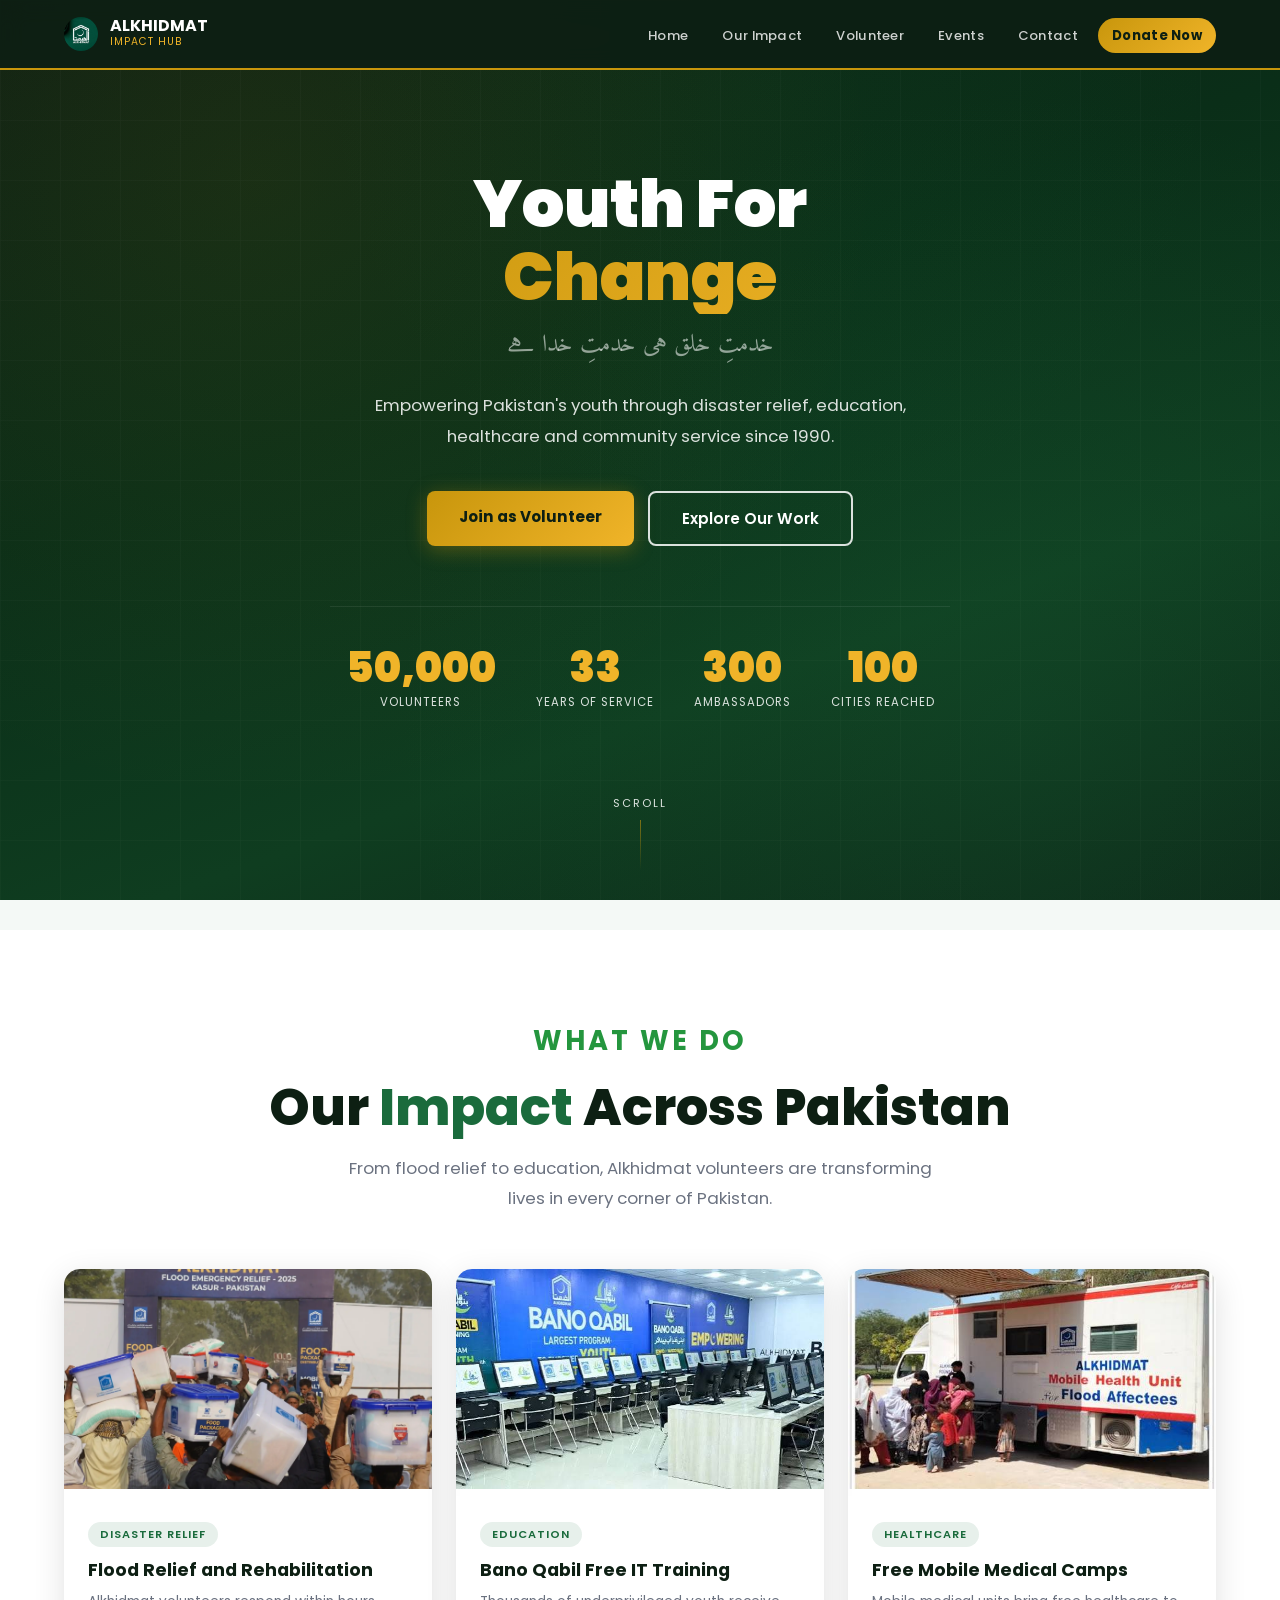
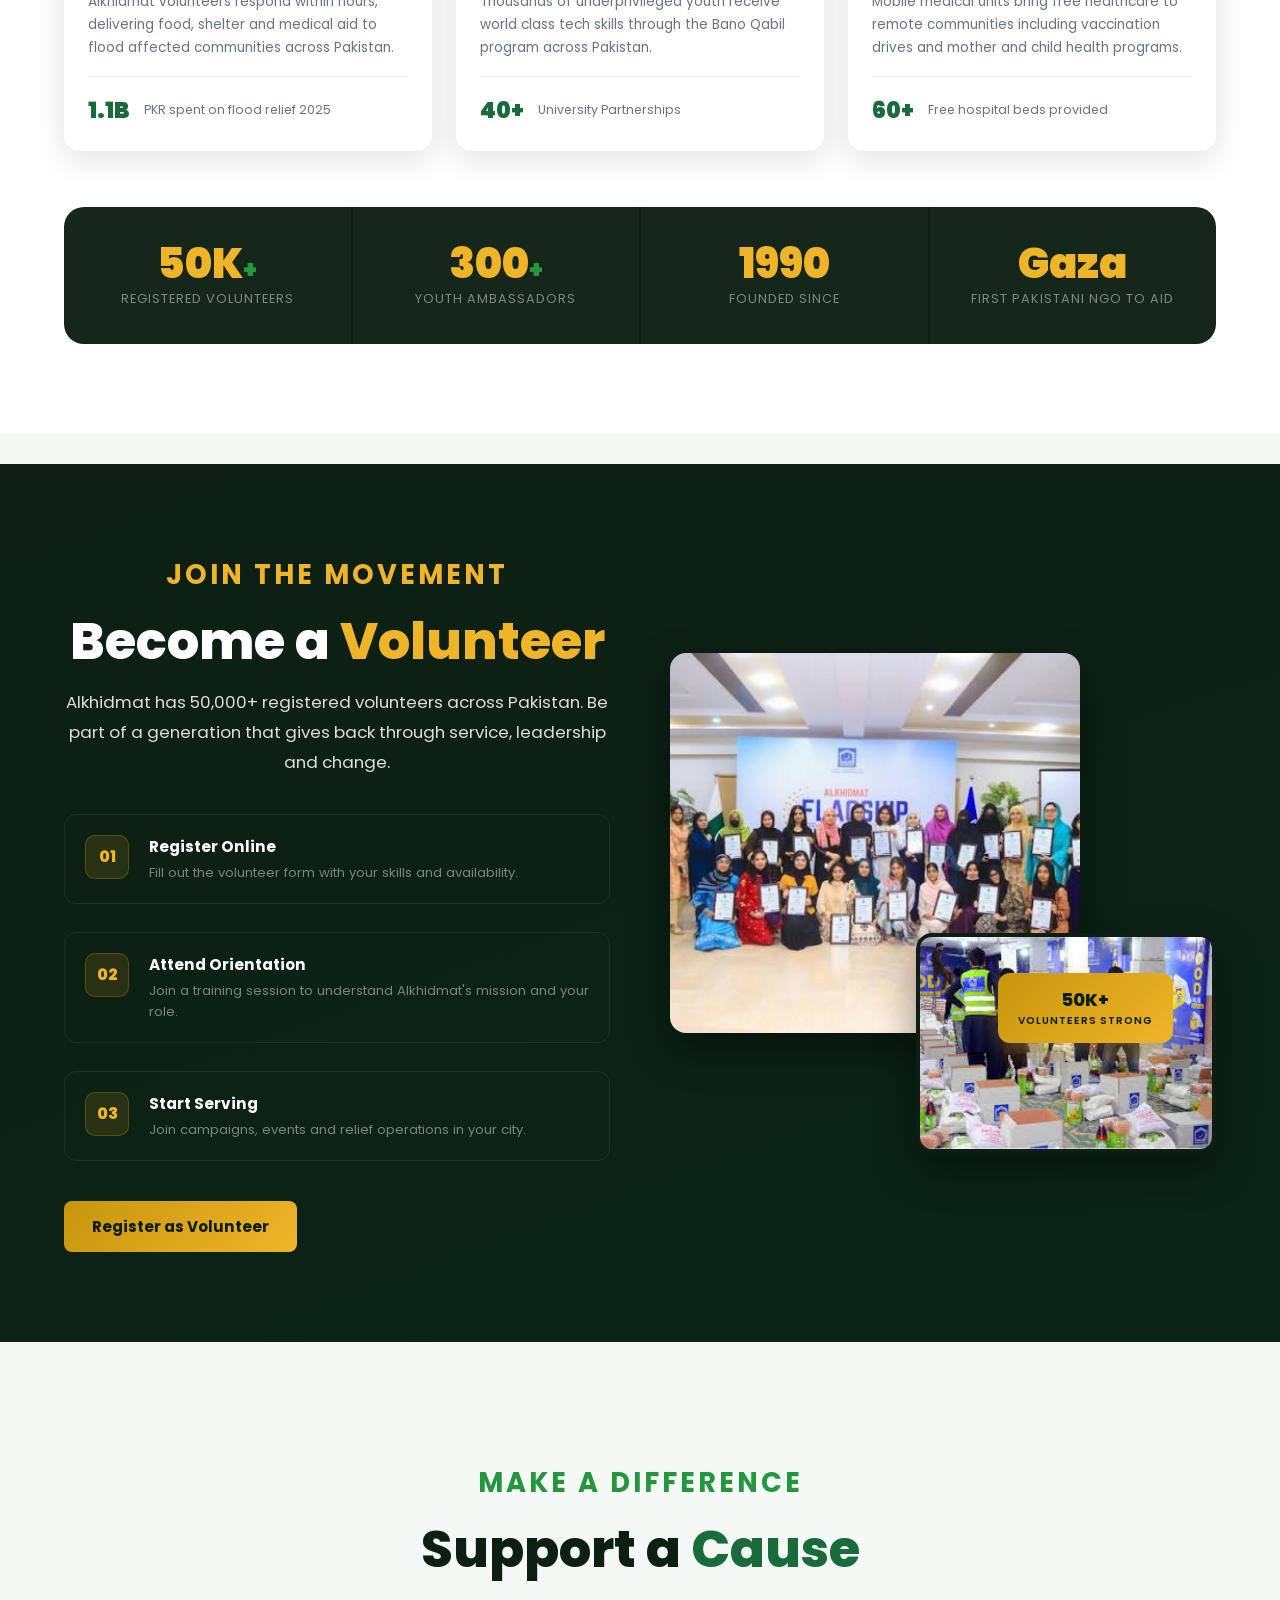
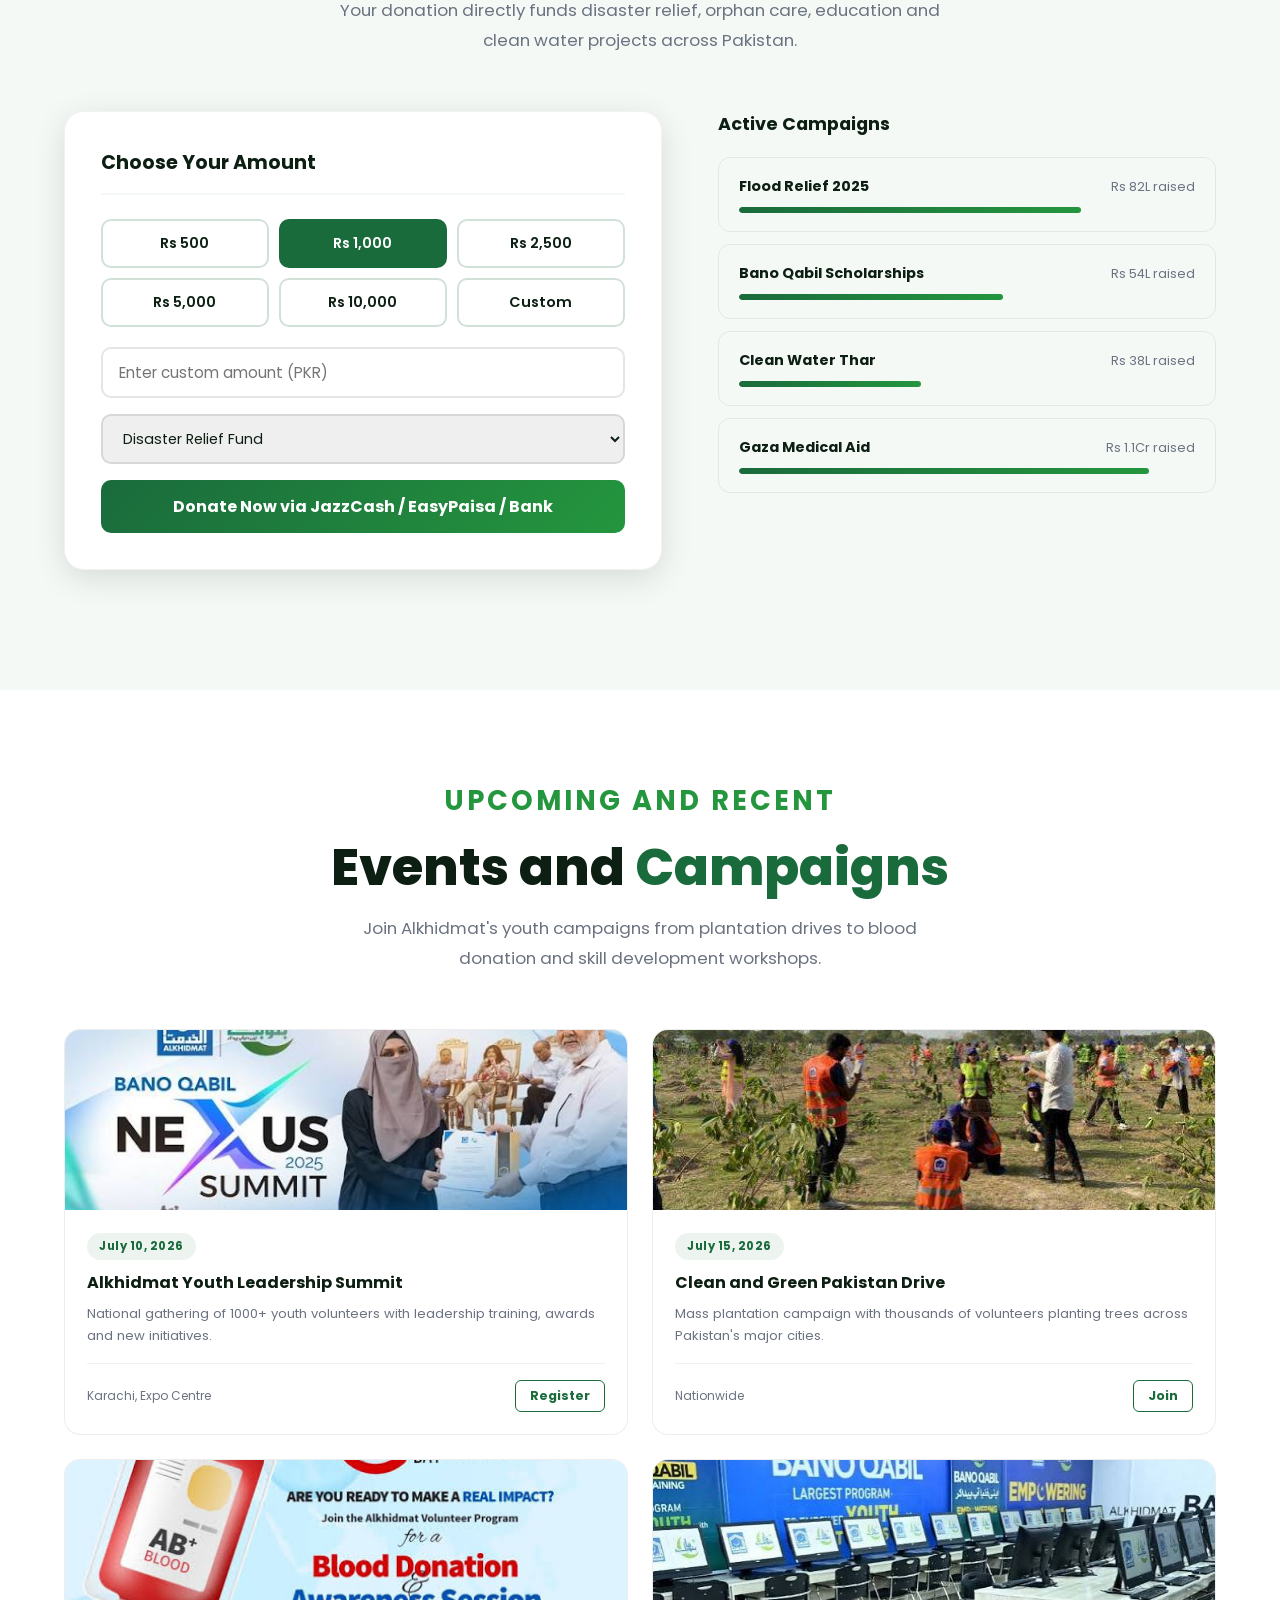
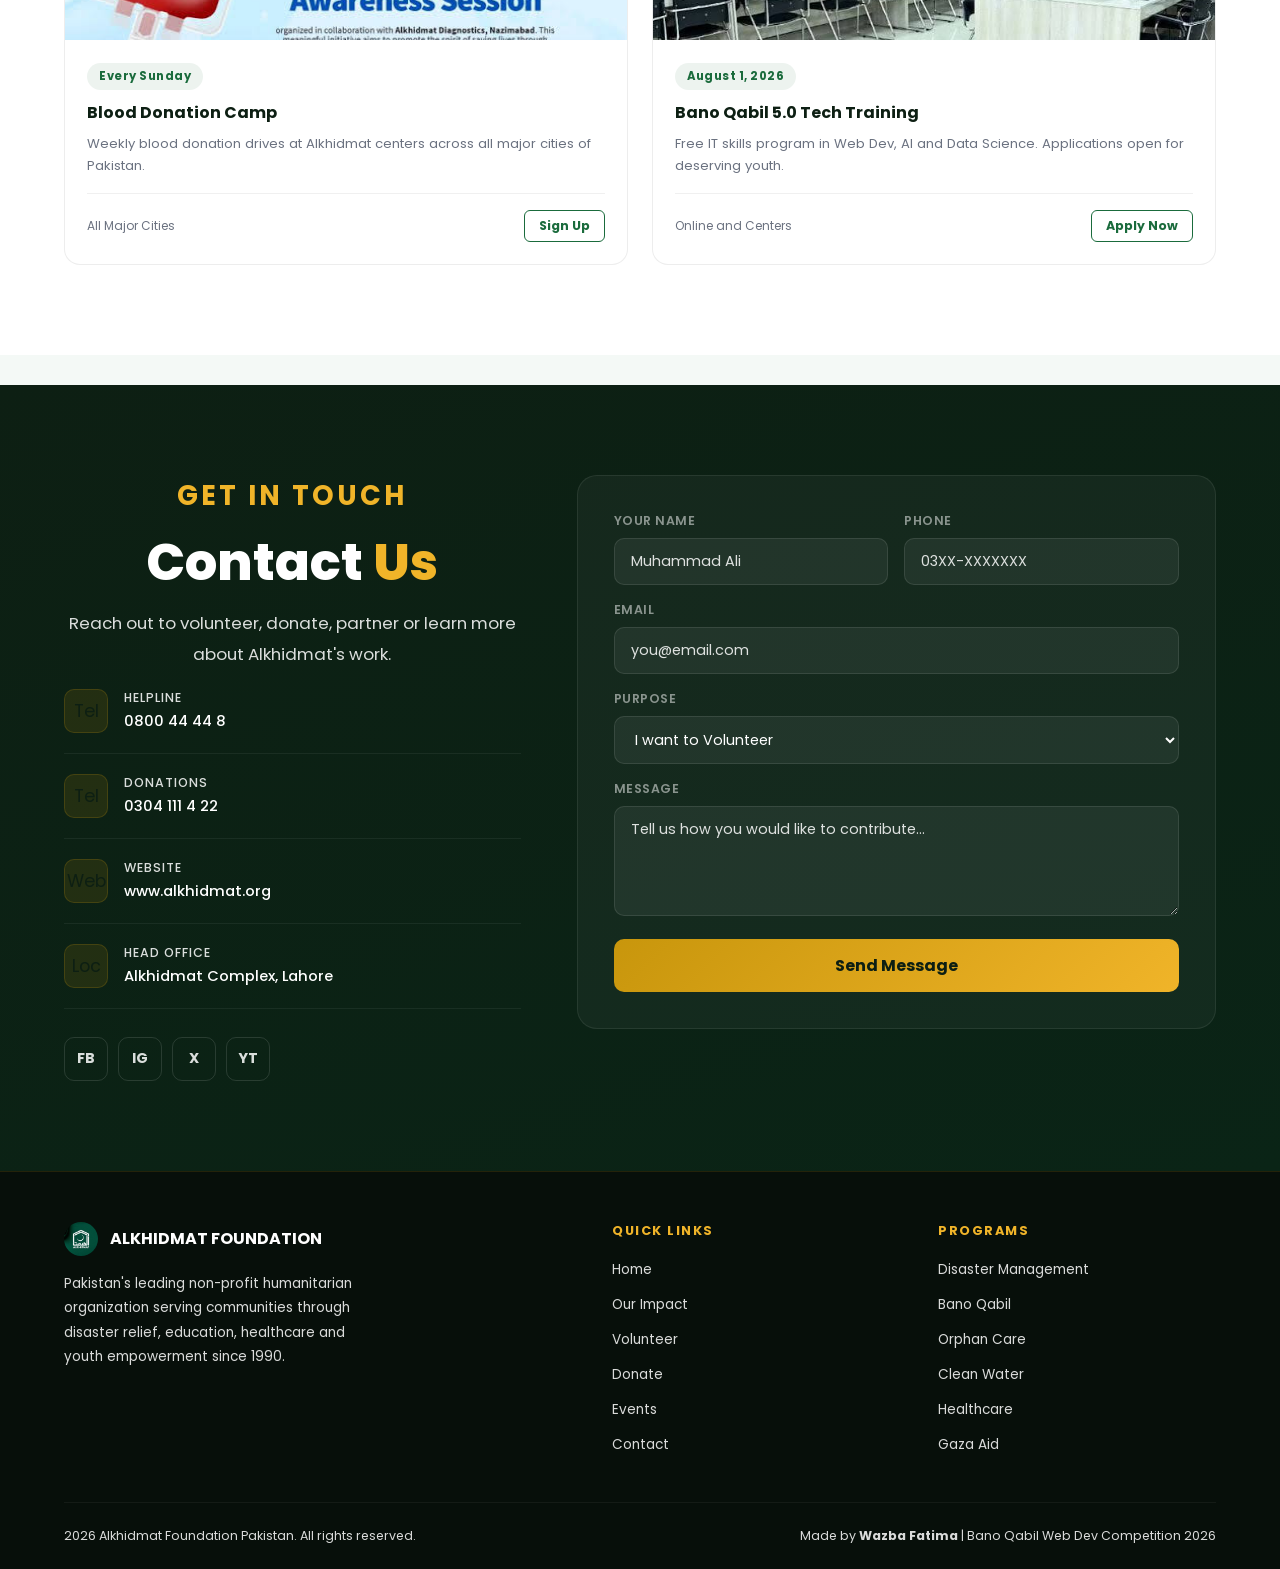
<file: index.html>
<!DOCTYPE html>
<html lang="en">
<head>
  <meta charset="UTF-8"/>
  <meta name="viewport" content="width=device-width, initial-scale=1.0"/>
  <title>Alkhidmat Impact Hub | Youth For Change</title>
  <link href="https://fonts.googleapis.com/css2?family=Poppins:wght@300;400;600;700;800;900&family=Amiri:wght@400;700&display=swap" rel="stylesheet"/>
  <link rel="stylesheet" href="style.css"/>
</head>
<body>

<nav id="navbar">
  <a href="#home" class="nav-logo">
    <img src="assests/Al-khidmat-logo.jpg" alt="Alkhidmat Logo"/>
    <div class="nav-logo-text">
      <span class="logo-main">ALKHIDMAT</span>
      <span class="logo-sub">Impact Hub</span>
    </div>
  </a>
  <ul class="nav-links">
    <li><a href="#home">Home</a></li>
    <li><a href="#impact">Our Impact</a></li>
    <li><a href="#volunteer">Volunteer</a></li>
    <li><a href="#events">Events</a></li>
    <li><a href="#contact">Contact</a></li>
    <li><a href="#donations" class="nav-donate-btn">Donate Now</a></li>
  </ul>
  <div class="hamburger" id="hamburger" onclick="toggleMenu()">
    <span></span>
    <span></span>
    <span></span>
  </div>
</nav>

<div class="mobile-menu" id="mobileMenu">
  <a href="#home" onclick="closeMenu()">Home</a>
  <a href="#impact" onclick="closeMenu()">Our Impact</a>
  <a href="#volunteer" onclick="closeMenu()">Volunteer</a>
  <a href="#donations" onclick="closeMenu()">Donate Now</a>
  <a href="#events" onclick="closeMenu()">Events</a>
  <a href="#contact" onclick="closeMenu()">Contact</a>
</div>

<section id="home">
  <div class="hero-bg-pattern"></div>
  <div class="hero-grid-lines"></div>
  <div class="hero-content">
    <h1 class="hero-title">
      Youth For
      <span class="highlight">Change</span>
    </h1>
    <p class="hero-tagline">خدمتِ خلق ہی خدمتِ خدا ہے</p>
    <p class="hero-desc">
      Empowering Pakistan's youth through disaster relief, education, healthcare and community service since 1990.
    </p>
    <div class="hero-btns">
      <a href="#volunteer" class="btn-primary">Join as Volunteer</a>
      <a href="#impact" class="btn-secondary">Explore Our Work</a>
    </div>
    <div class="hero-stats">
      <div class="stat-item">
        <span class="stat-num" data-target="50000">0</span>
        <span class="stat-label">Volunteers</span>
      </div>
      <div class="stat-item">
        <span class="stat-num" data-target="33">0</span>
        <span class="stat-label">Years of Service</span>
      </div>
      <div class="stat-item">
        <span class="stat-num" data-target="300">0</span>
        <span class="stat-label">Ambassadors</span>
      </div>
      <div class="stat-item">
        <span class="stat-num" data-target="100">0</span>
        <span class="stat-label">Cities Reached</span>
      </div>
    </div>
  </div>
  <div class="hero-scroll">Scroll</div>
</section>

<section id="impact">
  <div class="section-header reveal">
    <div class="section-label">What We Do</div>
    <h2 class="section-title">Our <span class="accent">Impact</span> Across Pakistan</h2>
    <p class="section-desc">From flood relief to education, Alkhidmat volunteers are transforming lives in every corner of Pakistan.</p>
  </div>
  <div class="impact-grid">
    <div class="impact-card reveal">
      <img src="assests/food-relief.jpg" alt="Flood Relief"/>
      <div class="impact-card-body">
        <span class="impact-tag">Disaster Relief</span>
        <h3>Flood Relief and Rehabilitation</h3>
        <p>Alkhidmat volunteers respond within hours, delivering food, shelter and medical aid to flood affected communities across Pakistan.</p>
        <div class="impact-stat-bar">
          <span class="num">1.1B</span>
          <span class="lbl">PKR spent on flood relief 2025</span>
        </div>
      </div>
    </div>
    <div class="impact-card reveal">
      <img src="assests/it-traning.jpg" alt="IT Training"/>
      <div class="impact-card-body">
        <span class="impact-tag">Education</span>
        <h3>Bano Qabil Free IT Training</h3>
        <p>Thousands of underprivileged youth receive world class tech skills through the Bano Qabil program across Pakistan.</p>
        <div class="impact-stat-bar">
          <span class="num">40+</span>
          <span class="lbl">University Partnerships</span>
        </div>
      </div>
    </div>
    <div class="impact-card reveal">
      <img src="assests/free-medical-camp.jpg" alt="Medical Camp"/>
      <div class="impact-card-body">
        <span class="impact-tag">Healthcare</span>
        <h3>Free Mobile Medical Camps</h3>
        <p>Mobile medical units bring free healthcare to remote communities including vaccination drives and mother and child health programs.</p>
        <div class="impact-stat-bar">
          <span class="num">60+</span>
          <span class="lbl">Free hospital beds provided</span>
        </div>
      </div>
    </div>
  </div>
  <div class="impact-numbers reveal">
    <div class="impact-num-item">
      <div class="big">50K<span class="plus">+</span></div>
      <p>Registered Volunteers</p>
    </div>
    <div class="impact-num-item">
      <div class="big">300<span class="plus">+</span></div>
      <p>Youth Ambassadors</p>
    </div>
    <div class="impact-num-item">
      <div class="big">1990</div>
      <p>Founded Since</p>
    </div>
    <div class="impact-num-item">
      <div class="big">Gaza</div>
      <p>First Pakistani NGO to Aid</p>
    </div>
  </div>
</section>

<section id="volunteer">
  <div class="volunteer-layout">
    <div>
      <div class="section-label reveal">Join the Movement</div>
      <h2 class="section-title reveal">Become a <span class="gold-text">Volunteer</span></h2>
      <p class="section-desc reveal">Alkhidmat has 50,000+ registered volunteers across Pakistan. Be part of a generation that gives back through service, leadership and change.</p>
      <div class="volunteer-steps reveal">
        <div class="vol-step">
          <div class="vol-step-num">01</div>
          <div class="vol-step-text">
            <h4>Register Online</h4>
            <p>Fill out the volunteer form with your skills and availability.</p>
          </div>
        </div>
        <div class="vol-step">
          <div class="vol-step-num">02</div>
          <div class="vol-step-text">
            <h4>Attend Orientation</h4>
            <p>Join a training session to understand Alkhidmat's mission and your role.</p>
          </div>
        </div>
        <div class="vol-step">
          <div class="vol-step-num">03</div>
          <div class="vol-step-text">
            <h4>Start Serving</h4>
            <p>Join campaigns, events and relief operations in your city.</p>
          </div>
        </div>
      </div>
      <a href="#contact" class="vol-cta-btn reveal">Register as Volunteer</a>
    </div>
    <div class="volunteer-img-stack reveal">
      <div class="vol-img vol-img-main">
        <img src="assests/volunteers.jpg" alt="Alkhidmat Volunteers"/>
      </div>
      <div class="vol-img vol-img-secondary">
        <img src="assests/volunteers sec.jpg" alt="Alkhidmat Volunteer Program"/>
      </div>
      <div class="vol-badge">
        50K+
        <small>VOLUNTEERS STRONG</small>
      </div>
    </div>
  </div>
</section>

<section id="donations">
  <div class="section-header reveal">
    <div class="section-label">Make a Difference</div>
    <h2 class="section-title">Support a <span class="accent">Cause</span></h2>
    <p class="section-desc">Your donation directly funds disaster relief, orphan care, education and clean water projects across Pakistan.</p>
  </div>
  <div class="donation-layout">
    <div class="donation-card reveal">
      <h3>Choose Your Amount</h3>
      <div class="amount-grid">
        <button class="amount-btn" onclick="selectAmount(this, 500)">Rs 500</button>
        <button class="amount-btn active" onclick="selectAmount(this, 1000)">Rs 1,000</button>
        <button class="amount-btn" onclick="selectAmount(this, 2500)">Rs 2,500</button>
        <button class="amount-btn" onclick="selectAmount(this, 5000)">Rs 5,000</button>
        <button class="amount-btn" onclick="selectAmount(this, 10000)">Rs 10,000</button>
        <button class="amount-btn" onclick="selectAmount(this, 0)">Custom</button>
      </div>
      <input type="number" class="custom-amount" placeholder="Enter custom amount (PKR)" id="customAmount"/>
      <select class="cause-select">
        <option>Disaster Relief Fund</option>
        <option>Education Bano Qabil</option>
        <option>Clean Water Projects</option>
        <option>Healthcare Camps</option>
        <option>Orphan Care Program</option>
      </select>
      <button class="donate-submit" onclick="handleDonate()">Donate Now via JazzCash / EasyPaisa / Bank</button>
    </div>
    <div class="reveal">
      <div class="donation-causes">
        <h3 class="causes-title">Active Campaigns</h3>
        <div class="cause-item">
          <div class="cause-header">
            <h4>Flood Relief 2025</h4>
            <span>Rs 82L raised</span>
          </div>
          <div class="progress-track"><div class="progress-fill" style="width:75%"></div></div>
        </div>
        <div class="cause-item">
          <div class="cause-header">
            <h4>Bano Qabil Scholarships</h4>
            <span>Rs 54L raised</span>
          </div>
          <div class="progress-track"><div class="progress-fill" style="width:58%"></div></div>
        </div>
        <div class="cause-item">
          <div class="cause-header">
            <h4>Clean Water Thar</h4>
            <span>Rs 38L raised</span>
          </div>
          <div class="progress-track"><div class="progress-fill" style="width:40%"></div></div>
        </div>
        <div class="cause-item">
          <div class="cause-header">
            <h4>Gaza Medical Aid</h4>
            <span>Rs 1.1Cr raised</span>
          </div>
          <div class="progress-track"><div class="progress-fill" style="width:90%"></div></div>
        </div>
      </div>
    </div>
  </div>
</section>

<section id="events">
  <div class="section-header reveal">
    <div class="section-label">Upcoming and Recent</div>
    <h2 class="section-title">Events and <span class="accent">Campaigns</span></h2>
    <p class="section-desc">Join Alkhidmat's youth campaigns from plantation drives to blood donation and skill development workshops.</p>
  </div>
  <div class="events-grid">
    <div class="event-card reveal">
      <div class="event-img-wrap">
        <img class="event-img" src="assests/summit.jpg" alt="Bano Qabil Summit"/>
      </div>
      <div class="event-body">
        <span class="event-date-badge">July 10, 2026</span>
        <h3>Alkhidmat Youth Leadership Summit</h3>
        <p>National gathering of 1000+ youth volunteers with leadership training, awards and new initiatives.</p>
        <div class="event-footer">
          <span class="event-location">Karachi, Expo Centre</span>
          <a href="#contact" class="event-register">Register</a>
        </div>
      </div>
    </div>
    <div class="event-card reveal">
      <div class="event-img-wrap">
        <img class="event-img" src="assests/clean and green.jpg" alt="Clean and Green Drive"/>
      </div>
      <div class="event-body">
        <span class="event-date-badge">July 15, 2026</span>
        <h3>Clean and Green Pakistan Drive</h3>
        <p>Mass plantation campaign with thousands of volunteers planting trees across Pakistan's major cities.</p>
        <div class="event-footer">
          <span class="event-location">Nationwide</span>
          <a href="#contact" class="event-register">Join</a>
        </div>
      </div>
    </div>
    <div class="event-card reveal">
      <div class="event-img-wrap">
        <img class="event-img" src="assests/blood donation.jpg" alt="Blood Donation"/>
      </div>
      <div class="event-body">
        <span class="event-date-badge">Every Sunday</span>
        <h3>Blood Donation Camp</h3>
        <p>Weekly blood donation drives at Alkhidmat centers across all major cities of Pakistan.</p>
        <div class="event-footer">
          <span class="event-location">All Major Cities</span>
          <a href="#contact" class="event-register">Sign Up</a>
        </div>
      </div>
    </div>
    <div class="event-card reveal">
      <div class="event-img-wrap">
        <img class="event-img" src="assests/it-traning.jpg" alt="Bano Qabil Training"/>
      </div>
      <div class="event-body">
        <span class="event-date-badge">August 1, 2026</span>
        <h3>Bano Qabil 5.0 Tech Training</h3>
        <p>Free IT skills program in Web Dev, AI and Data Science. Applications open for deserving youth.</p>
        <div class="event-footer">
          <span class="event-location">Online and Centers</span>
          <a href="#contact" class="event-register">Apply Now</a>
        </div>
      </div>
    </div>
  </div>
</section>

<section id="contact">
  <div class="contact-layout">
    <div>
      <div class="section-label reveal">Get In Touch</div>
      <h2 class="section-title reveal">Contact <span class="gold-text">Us</span></h2>
      <p class="section-desc reveal">Reach out to volunteer, donate, partner or learn more about Alkhidmat's work.</p>
      <div class="reveal">
        <div class="contact-info-item">
          <div class="contact-icon">Tel</div>
          <div>
            <h4>Helpline</h4>
            <p>0800 44 44 8</p>
          </div>
        </div>
        <div class="contact-info-item">
          <div class="contact-icon">Tel</div>
          <div>
            <h4>Donations</h4>
            <p>0304 111 4 22</p>
          </div>
        </div>
        <div class="contact-info-item">
          <div class="contact-icon">Web</div>
          <div>
            <h4>Website</h4>
            <p><a href="https://www.alkhidmat.org" target="_blank">www.alkhidmat.org</a></p>
          </div>
        </div>
        <div class="contact-info-item">
          <div class="contact-icon">Loc</div>
          <div>
            <h4>Head Office</h4>
            <p>Alkhidmat Complex, Lahore</p>
          </div>
        </div>
        <div class="social-row">
          <a href="https://www.facebook.com/alkhidmat.org/" target="_blank" class="social-btn">FB</a>
          <a href="https://www.instagram.com/alkhidmatpakistan/" target="_blank" class="social-btn">IG</a>
          <a href="https://x.com/alkhidmatorg" target="_blank" class="social-btn">X</a>
          <a href="https://www.youtube.com/@alkhidmatpakistan" target="_blank" class="social-btn">YT</a>
        </div>
      </div>
    </div>
    <div class="contact-form reveal">
      <div class="form-row">
        <div class="form-group">
          <label>Your Name</label>
          <input type="text" placeholder="Muhammad Ali"/>
        </div>
        <div class="form-group">
          <label>Phone</label>
          <input type="tel" placeholder="03XX-XXXXXXX"/>
        </div>
      </div>
      <div class="form-group">
        <label>Email</label>
        <input type="email" placeholder="you@email.com"/>
      </div>
      <div class="form-group">
        <label>Purpose</label>
        <select>
          <option>I want to Volunteer</option>
          <option>Make a Donation</option>
          <option>Partnership / NGO</option>
          <option>Media Inquiry</option>
          <option>General Question</option>
        </select>
      </div>
      <div class="form-group">
        <label>Message</label>
        <textarea placeholder="Tell us how you would like to contribute..."></textarea>
      </div>
      <button class="form-submit" onclick="handleContact()">Send Message</button>
    </div>
  </div>
</section>

<footer>
  <div class="footer-top">
    <div class="footer-brand">
      <div class="footer-logo-wrap">
        <img src="assests/Al-khidmat-logo.jpg" alt="Alkhidmat Logo"/>
        <span class="footer-logo-name">ALKHIDMAT FOUNDATION</span>
      </div>
      <p>Pakistan's leading non-profit humanitarian organization serving communities through disaster relief, education, healthcare and youth empowerment since 1990.</p>
    </div>
    <div class="footer-col">
      <h4>Quick Links</h4>
      <ul>
        <li><a href="#home">Home</a></li>
        <li><a href="#impact">Our Impact</a></li>
        <li><a href="#volunteer">Volunteer</a></li>
        <li><a href="#donations">Donate</a></li>
        <li><a href="#events">Events</a></li>
        <li><a href="#contact">Contact</a></li>
      </ul>
    </div>
    <div class="footer-col">
      <h4>Programs</h4>
      <ul>
        <li><a href="#">Disaster Management</a></li>
        <li><a href="#">Bano Qabil</a></li>
        <li><a href="#">Orphan Care</a></li>
        <li><a href="#">Clean Water</a></li>
        <li><a href="#">Healthcare</a></li>
        <li><a href="#">Gaza Aid</a></li>
      </ul>
    </div>
  </div>
  <div class="footer-bottom">
    <p>2026 Alkhidmat Foundation Pakistan. All rights reserved.</p>
    <p>Made by <strong>Wazba Fatima</strong> | Bano Qabil Web Dev Competition 2026</p>
  </div>
</footer>

<div class="toast" id="toast"></div>
<script src="app.js"></script>
</body>
</html>
</file>
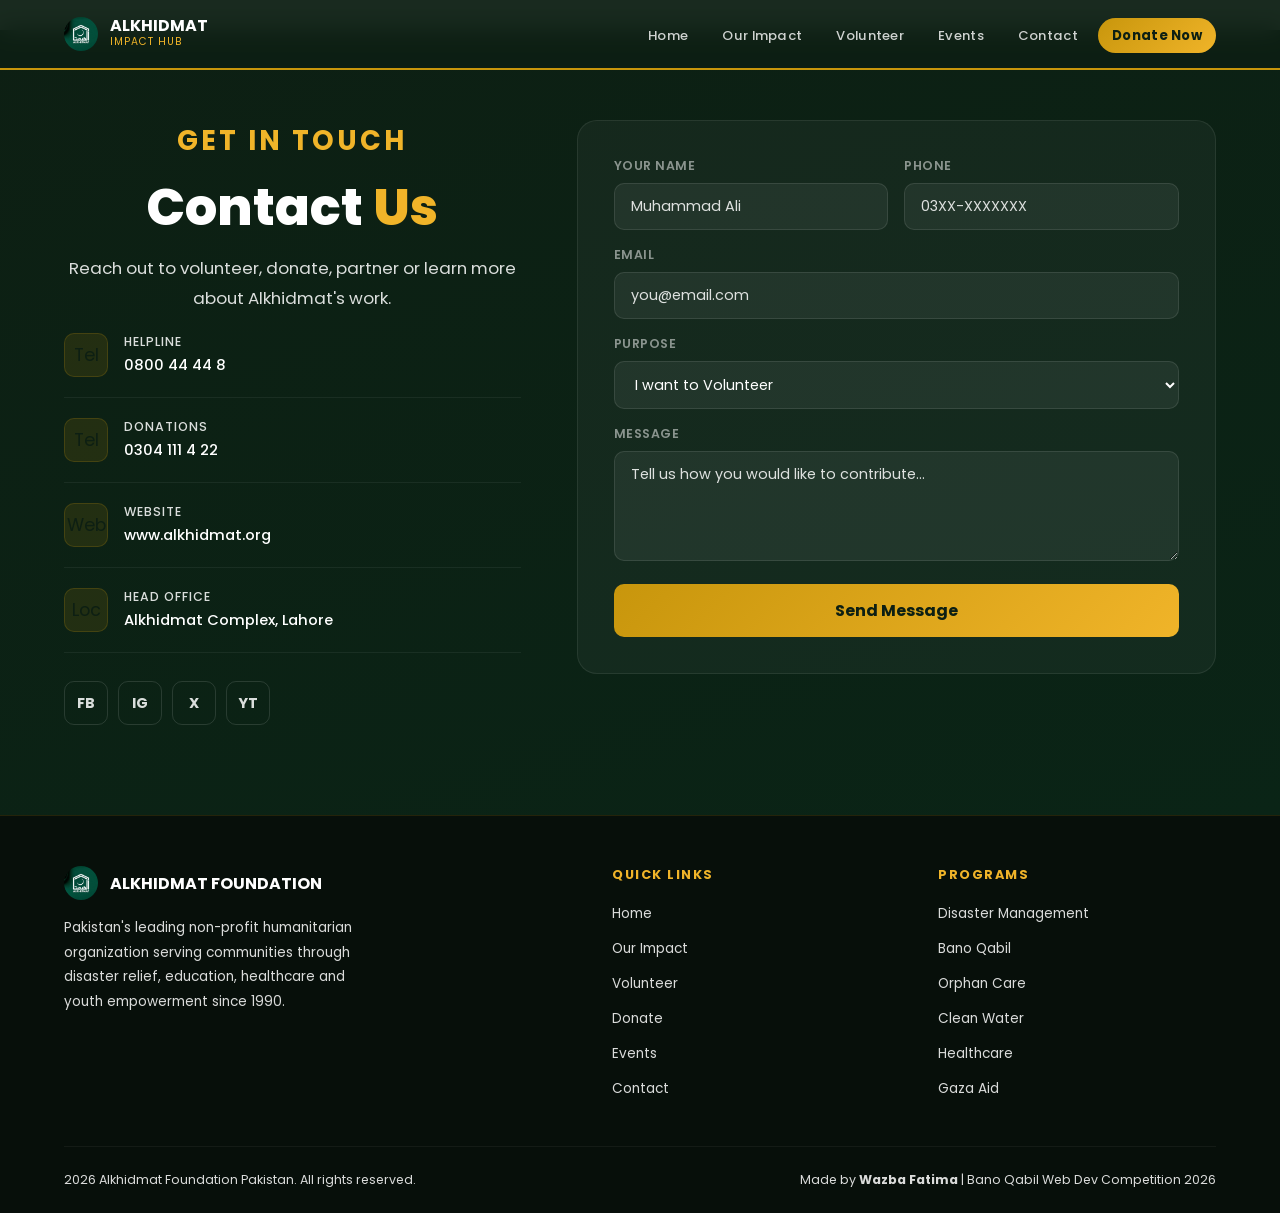
<file: contact.html>
<!DOCTYPE html>
<html lang="en">
<head>
  <meta charset="UTF-8"/>
  <meta name="viewport" content="width=device-width, initial-scale=1.0"/>
  <title>Contact | Alkhidmat Impact Hub</title>
  <link href="https://fonts.googleapis.com/css2?family=Poppins:wght@300;400;600;700;800;900&family=Amiri:wght@400;700&display=swap" rel="stylesheet"/>
  <link rel="stylesheet" href="style.css"/>
</head>
<body>

<nav id="navbar">
  <a href="index.html" class="nav-logo">
    <img src="assests/Al-khidmat-logo.jpg" alt="Alkhidmat Logo"/>
    <div class="nav-logo-text">
      <span class="logo-main">ALKHIDMAT</span>
      <span class="logo-sub">Impact Hub</span>
    </div>
  </a>
  <ul class="nav-links">
    <li><a href="index.html">Home</a></li>
    <li><a href="impact.html">Our Impact</a></li>
    <li><a href="volunteer.html">Volunteer</a></li>
    <li><a href="events.html">Events</a></li>
    <li><a href="contact.html" class="active-link">Contact</a></li>
    <li><a href="donations.html" class="nav-donate-btn">Donate Now</a></li>
  </ul>
  <div class="hamburger" id="hamburger" onclick="toggleMenu()">
    <span></span>
    <span></span>
    <span></span>
  </div>
</nav>

<div class="mobile-menu" id="mobileMenu">
  <a href="index.html" onclick="closeMenu()">Home</a>
  <a href="impact.html" onclick="closeMenu()">Our Impact</a>
  <a href="volunteer.html" onclick="closeMenu()">Volunteer</a>
  <a href="donations.html" onclick="closeMenu()">Donate Now</a>
  <a href="events.html" onclick="closeMenu()">Events</a>
  <a href="contact.html" onclick="closeMenu()">Contact</a>
</div>

<section id="contact">
  <div class="contact-layout">
    <div>
      <div class="section-label reveal">Get In Touch</div>
      <h2 class="section-title reveal">Contact <span class="gold-text">Us</span></h2>
      <p class="section-desc reveal">Reach out to volunteer, donate, partner or learn more about Alkhidmat's work.</p>
      <div class="reveal">
        <div class="contact-info-item">
          <div class="contact-icon">Tel</div>
          <div>
            <h4>Helpline</h4>
            <p>0800 44 44 8</p>
          </div>
        </div>
        <div class="contact-info-item">
          <div class="contact-icon">Tel</div>
          <div>
            <h4>Donations</h4>
            <p>0304 111 4 22</p>
          </div>
        </div>
        <div class="contact-info-item">
          <div class="contact-icon">Web</div>
          <div>
            <h4>Website</h4>
            <p><a href="https://www.alkhidmat.org" target="_blank">www.alkhidmat.org</a></p>
          </div>
        </div>
        <div class="contact-info-item">
          <div class="contact-icon">Loc</div>
          <div>
            <h4>Head Office</h4>
            <p>Alkhidmat Complex, Lahore</p>
          </div>
        </div>
        <div class="social-row">
          <a href="https://www.facebook.com/alkhidmat.org/" target="_blank" class="social-btn">FB</a>
          <a href="https://www.instagram.com/alkhidmatpakistan/" target="_blank" class="social-btn">IG</a>
          <a href="https://x.com/alkhidmatorg" target="_blank" class="social-btn">X</a>
          <a href="https://www.youtube.com/@alkhidmatpakistan" target="_blank" class="social-btn">YT</a>
        </div>
      </div>
    </div>
    <div class="contact-form reveal">
      <div class="form-row">
        <div class="form-group">
          <label>Your Name</label>
          <input type="text" placeholder="Muhammad Ali"/>
        </div>
        <div class="form-group">
          <label>Phone</label>
          <input type="tel" placeholder="03XX-XXXXXXX"/>
        </div>
      </div>
      <div class="form-group">
        <label>Email</label>
        <input type="email" placeholder="you@email.com"/>
      </div>
      <div class="form-group">
        <label>Purpose</label>
        <select>
          <option>I want to Volunteer</option>
          <option>Make a Donation</option>
          <option>Partnership / NGO</option>
          <option>Media Inquiry</option>
          <option>General Question</option>
        </select>
      </div>
      <div class="form-group">
        <label>Message</label>
        <textarea placeholder="Tell us how you would like to contribute..."></textarea>
      </div>
      <button class="form-submit" onclick="handleContact()">Send Message</button>
    </div>
  </div>
</section>

<footer>
  <div class="footer-top">
    <div class="footer-brand">
      <div class="footer-logo-wrap">
        <img src="assests/Al-khidmat-logo.jpg" alt="Alkhidmat Logo"/>
        <span class="footer-logo-name">ALKHIDMAT FOUNDATION</span>
      </div>
      <p>Pakistan's leading non-profit humanitarian organization serving communities through disaster relief, education, healthcare and youth empowerment since 1990.</p>
    </div>
    <div class="footer-col">
      <h4>Quick Links</h4>
      <ul>
        <li><a href="index.html">Home</a></li>
        <li><a href="impact.html">Our Impact</a></li>
        <li><a href="volunteer.html">Volunteer</a></li>
        <li><a href="donations.html">Donate</a></li>
        <li><a href="events.html">Events</a></li>
        <li><a href="contact.html">Contact</a></li>
      </ul>
    </div>
    <div class="footer-col">
      <h4>Programs</h4>
      <ul>
        <li><a href="#">Disaster Management</a></li>
        <li><a href="#">Bano Qabil</a></li>
        <li><a href="#">Orphan Care</a></li>
        <li><a href="#">Clean Water</a></li>
        <li><a href="#">Healthcare</a></li>
        <li><a href="#">Gaza Aid</a></li>
      </ul>
    </div>
  </div>
  <div class="footer-bottom">
    <p>2026 Alkhidmat Foundation Pakistan. All rights reserved.</p>
    <p>Made by <strong>Wazba Fatima</strong> | Bano Qabil Web Dev Competition 2026</p>
  </div>
</footer>

<div class="toast" id="toast"></div>
<script src="app.js"></script>
</body>
</html>
</file>
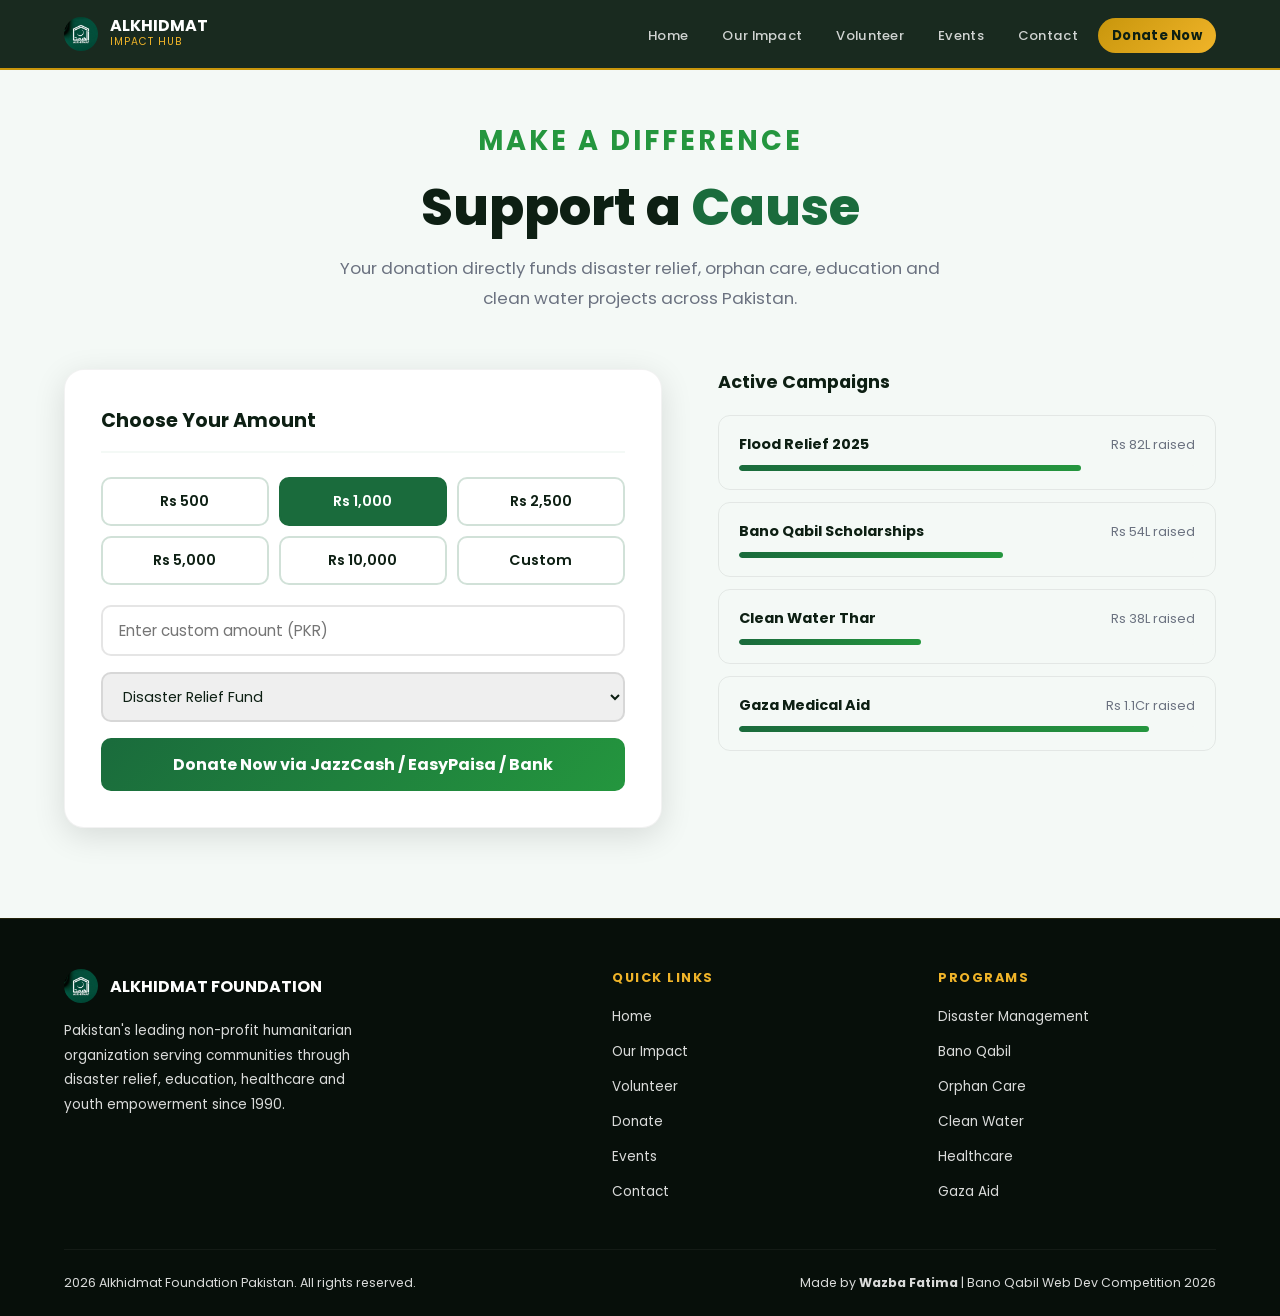
<file: donations.html>
<!DOCTYPE html>
<html lang="en">
<head>
  <meta charset="UTF-8"/>
  <meta name="viewport" content="width=device-width, initial-scale=1.0"/>
  <title>Donate | Alkhidmat Impact Hub</title>
  <link href="https://fonts.googleapis.com/css2?family=Poppins:wght@300;400;600;700;800;900&family=Amiri:wght@400;700&display=swap" rel="stylesheet"/>
  <link rel="stylesheet" href="style.css"/>
</head>
<body>

<nav id="navbar">
  <a href="index.html" class="nav-logo">
    <img src="assests/Al-khidmat-logo.jpg" alt="Alkhidmat Logo"/>
    <div class="nav-logo-text">
      <span class="logo-main">ALKHIDMAT</span>
      <span class="logo-sub">Impact Hub</span>
    </div>
  </a>
  <ul class="nav-links">
    <li><a href="index.html">Home</a></li>
    <li><a href="impact.html">Our Impact</a></li>
    <li><a href="volunteer.html">Volunteer</a></li>
    <li><a href="events.html">Events</a></li>
    <li><a href="contact.html">Contact</a></li>
    <li><a href="donations.html" class="nav-donate-btn">Donate Now</a></li>
  </ul>
  <div class="hamburger" id="hamburger" onclick="toggleMenu()">
    <span></span>
    <span></span>
    <span></span>
  </div>
</nav>

<div class="mobile-menu" id="mobileMenu">
  <a href="index.html" onclick="closeMenu()">Home</a>
  <a href="impact.html" onclick="closeMenu()">Our Impact</a>
  <a href="volunteer.html" onclick="closeMenu()">Volunteer</a>
  <a href="donations.html" onclick="closeMenu()">Donate Now</a>
  <a href="events.html" onclick="closeMenu()">Events</a>
  <a href="contact.html" onclick="closeMenu()">Contact</a>
</div>

<section id="donations">
  <div class="section-header reveal">
    <div class="section-label">Make a Difference</div>
    <h2 class="section-title">Support a <span class="accent">Cause</span></h2>
    <p class="section-desc">Your donation directly funds disaster relief, orphan care, education and clean water projects across Pakistan.</p>
  </div>
  <div class="donation-layout">
    <div class="donation-card reveal">
      <h3>Choose Your Amount</h3>
      <div class="amount-grid">
        <button class="amount-btn" onclick="selectAmount(this, 500)">Rs 500</button>
        <button class="amount-btn active" onclick="selectAmount(this, 1000)">Rs 1,000</button>
        <button class="amount-btn" onclick="selectAmount(this, 2500)">Rs 2,500</button>
        <button class="amount-btn" onclick="selectAmount(this, 5000)">Rs 5,000</button>
        <button class="amount-btn" onclick="selectAmount(this, 10000)">Rs 10,000</button>
        <button class="amount-btn" onclick="selectAmount(this, 0)">Custom</button>
      </div>
      <input type="number" class="custom-amount" placeholder="Enter custom amount (PKR)" id="customAmount"/>
      <select class="cause-select">
        <option>Disaster Relief Fund</option>
        <option>Education Bano Qabil</option>
        <option>Clean Water Projects</option>
        <option>Healthcare Camps</option>
        <option>Orphan Care Program</option>
      </select>
      <button class="donate-submit" onclick="handleDonate()">Donate Now via JazzCash / EasyPaisa / Bank</button>
    </div>
    <div class="reveal">
      <div class="donation-causes">
        <h3 class="causes-title">Active Campaigns</h3>
        <div class="cause-item">
          <div class="cause-header">
            <h4>Flood Relief 2025</h4>
            <span>Rs 82L raised</span>
          </div>
          <div class="progress-track"><div class="progress-fill" style="width:75%"></div></div>
        </div>
        <div class="cause-item">
          <div class="cause-header">
            <h4>Bano Qabil Scholarships</h4>
            <span>Rs 54L raised</span>
          </div>
          <div class="progress-track"><div class="progress-fill" style="width:58%"></div></div>
        </div>
        <div class="cause-item">
          <div class="cause-header">
            <h4>Clean Water Thar</h4>
            <span>Rs 38L raised</span>
          </div>
          <div class="progress-track"><div class="progress-fill" style="width:40%"></div></div>
        </div>
        <div class="cause-item">
          <div class="cause-header">
            <h4>Gaza Medical Aid</h4>
            <span>Rs 1.1Cr raised</span>
          </div>
          <div class="progress-track"><div class="progress-fill" style="width:90%"></div></div>
        </div>
      </div>
    </div>
  </div>
</section>

<footer>
  <div class="footer-top">
    <div class="footer-brand">
      <div class="footer-logo-wrap">
        <img src="assests/Al-khidmat-logo.jpg" alt="Alkhidmat Logo"/>
        <span class="footer-logo-name">ALKHIDMAT FOUNDATION</span>
      </div>
      <p>Pakistan's leading non-profit humanitarian organization serving communities through disaster relief, education, healthcare and youth empowerment since 1990.</p>
    </div>
    <div class="footer-col">
      <h4>Quick Links</h4>
      <ul>
        <li><a href="index.html">Home</a></li>
        <li><a href="impact.html">Our Impact</a></li>
        <li><a href="volunteer.html">Volunteer</a></li>
        <li><a href="donations.html">Donate</a></li>
        <li><a href="events.html">Events</a></li>
        <li><a href="contact.html">Contact</a></li>
      </ul>
    </div>
    <div class="footer-col">
      <h4>Programs</h4>
      <ul>
        <li><a href="#">Disaster Management</a></li>
        <li><a href="#">Bano Qabil</a></li>
        <li><a href="#">Orphan Care</a></li>
        <li><a href="#">Clean Water</a></li>
        <li><a href="#">Healthcare</a></li>
        <li><a href="#">Gaza Aid</a></li>
      </ul>
    </div>
  </div>
  <div class="footer-bottom">
    <p>2026 Alkhidmat Foundation Pakistan. All rights reserved.</p>
    <p>Made by <strong>Wazba Fatima</strong> | Bano Qabil Web Dev Competition 2026</p>
  </div>
</footer>

<div class="toast" id="toast"></div>
<script src="app.js"></script>
</body>
</html>
</file>
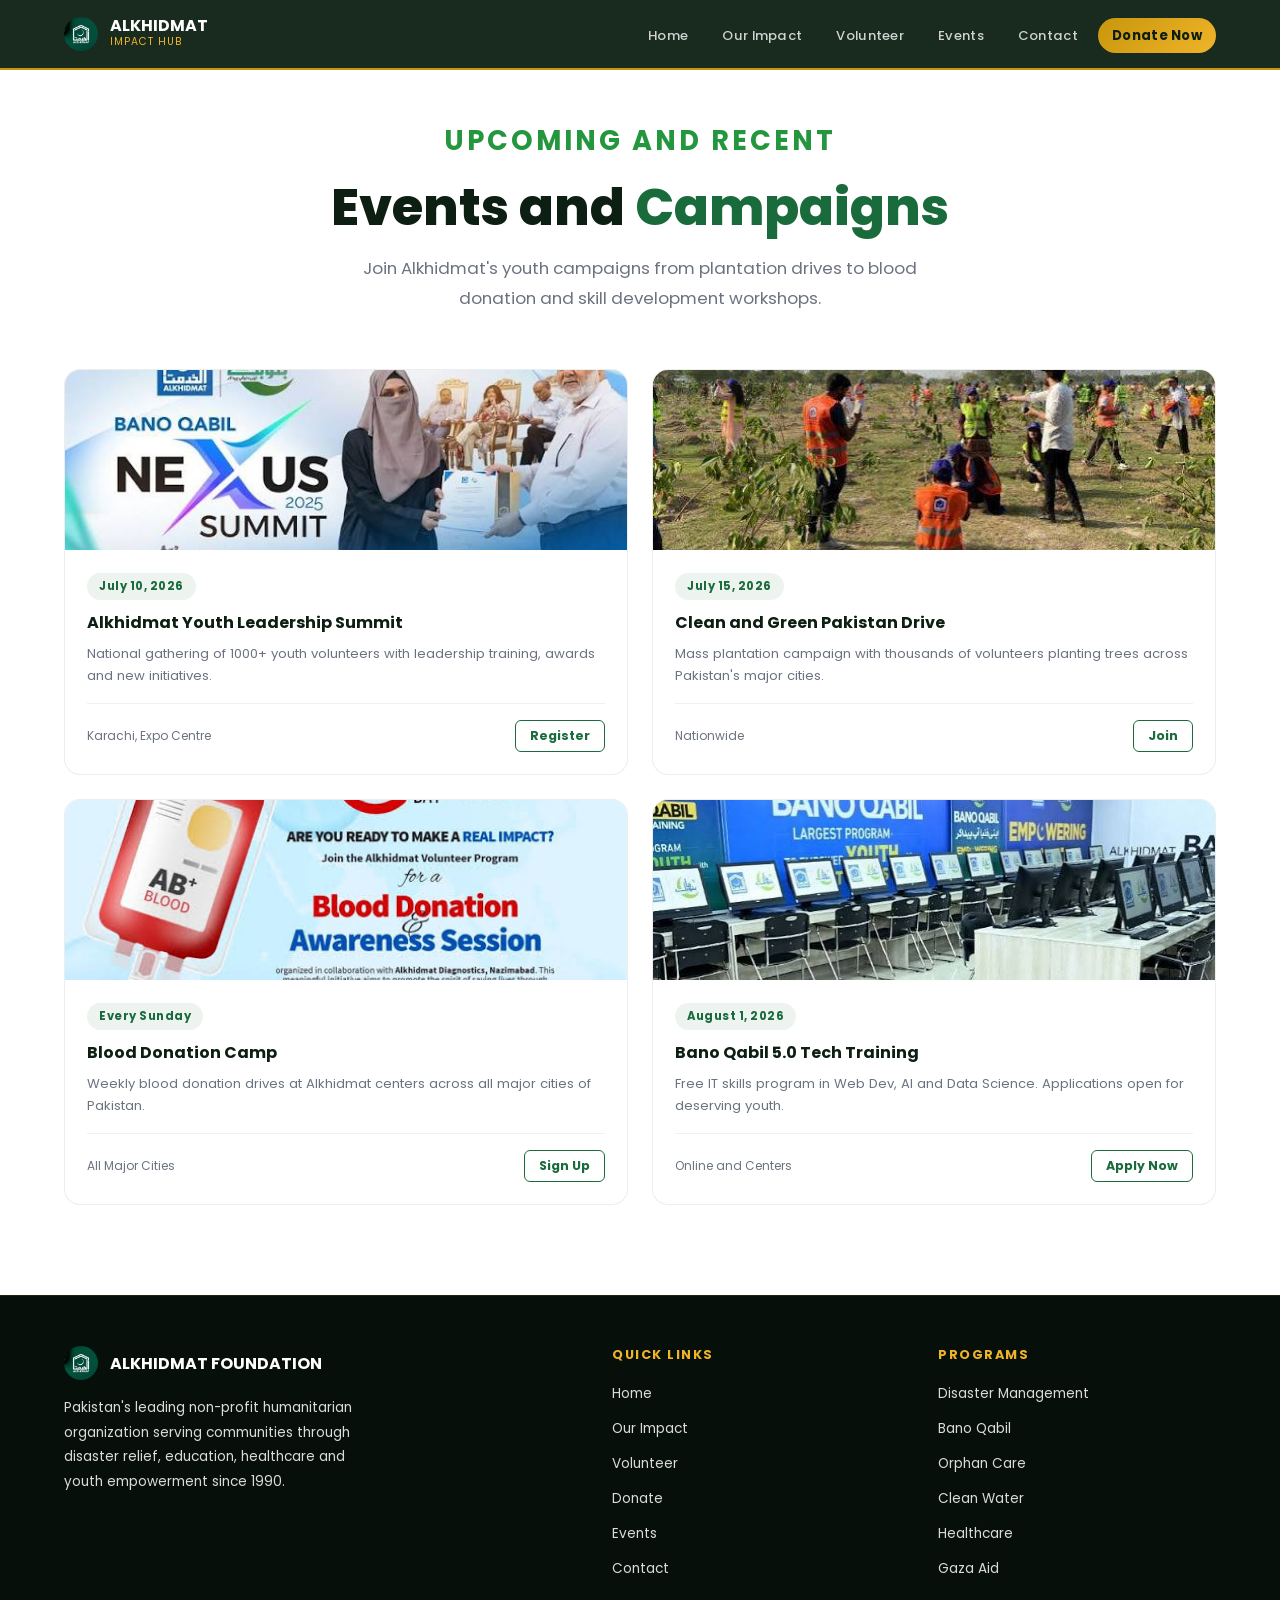
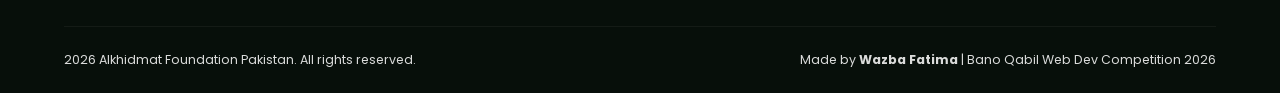
<file: events.html>
<!DOCTYPE html>
<html lang="en">
<head>
  <meta charset="UTF-8"/>
  <meta name="viewport" content="width=device-width, initial-scale=1.0"/>
  <title>Events | Alkhidmat Impact Hub</title>
  <link href="https://fonts.googleapis.com/css2?family=Poppins:wght@300;400;600;700;800;900&family=Amiri:wght@400;700&display=swap" rel="stylesheet"/>
  <link rel="stylesheet" href="style.css"/>
</head>
<body>

<nav id="navbar">
  <a href="index.html" class="nav-logo">
    <img src="assests/Al-khidmat-logo.jpg" alt="Alkhidmat Logo"/>
    <div class="nav-logo-text">
      <span class="logo-main">ALKHIDMAT</span>
      <span class="logo-sub">Impact Hub</span>
    </div>
  </a>
  <ul class="nav-links">
    <li><a href="index.html">Home</a></li>
    <li><a href="impact.html">Our Impact</a></li>
    <li><a href="volunteer.html">Volunteer</a></li>
    <li><a href="events.html" class="active-link">Events</a></li>
    <li><a href="contact.html">Contact</a></li>
    <li><a href="donations.html" class="nav-donate-btn">Donate Now</a></li>
  </ul>
  <div class="hamburger" id="hamburger" onclick="toggleMenu()">
    <span></span>
    <span></span>
    <span></span>
  </div>
</nav>

<div class="mobile-menu" id="mobileMenu">
  <a href="index.html" onclick="closeMenu()">Home</a>
  <a href="impact.html" onclick="closeMenu()">Our Impact</a>
  <a href="volunteer.html" onclick="closeMenu()">Volunteer</a>
  <a href="donations.html" onclick="closeMenu()">Donate Now</a>
  <a href="events.html" onclick="closeMenu()">Events</a>
  <a href="contact.html" onclick="closeMenu()">Contact</a>
</div>

<section id="events">
  <div class="section-header reveal">
    <div class="section-label">Upcoming and Recent</div>
    <h2 class="section-title">Events and <span class="accent">Campaigns</span></h2>
    <p class="section-desc">Join Alkhidmat's youth campaigns from plantation drives to blood donation and skill development workshops.</p>
  </div>
  <div class="events-grid">
    <div class="event-card reveal">
      <div class="event-img-wrap">
        <img class="event-img" src="assests/summit.jpg" alt="Bano Qabil Summit"/>
      </div>
      <div class="event-body">
        <span class="event-date-badge">July 10, 2026</span>
        <h3>Alkhidmat Youth Leadership Summit</h3>
        <p>National gathering of 1000+ youth volunteers with leadership training, awards and new initiatives.</p>
        <div class="event-footer">
          <span class="event-location">Karachi, Expo Centre</span>
          <a href="contact.html" class="event-register">Register</a>
        </div>
      </div>
    </div>
    <div class="event-card reveal">
      <div class="event-img-wrap">
        <img class="event-img" src="assests/clean and green.jpg" alt="Clean and Green Drive"/>
      </div>
      <div class="event-body">
        <span class="event-date-badge">July 15, 2026</span>
        <h3>Clean and Green Pakistan Drive</h3>
        <p>Mass plantation campaign with thousands of volunteers planting trees across Pakistan's major cities.</p>
        <div class="event-footer">
          <span class="event-location">Nationwide</span>
          <a href="contact.html" class="event-register">Join</a>
        </div>
      </div>
    </div>
    <div class="event-card reveal">
      <div class="event-img-wrap">
        <img class="event-img" src="assests/blood donation.jpg" alt="Blood Donation"/>
      </div>
      <div class="event-body">
        <span class="event-date-badge">Every Sunday</span>
        <h3>Blood Donation Camp</h3>
        <p>Weekly blood donation drives at Alkhidmat centers across all major cities of Pakistan.</p>
        <div class="event-footer">
          <span class="event-location">All Major Cities</span>
          <a href="contact.html" class="event-register">Sign Up</a>
        </div>
      </div>
    </div>
    <div class="event-card reveal">
      <div class="event-img-wrap">
        <img class="event-img" src="assests/it-traning.jpg" alt="Bano Qabil Training"/>
      </div>
      <div class="event-body">
        <span class="event-date-badge">August 1, 2026</span>
        <h3>Bano Qabil 5.0 Tech Training</h3>
        <p>Free IT skills program in Web Dev, AI and Data Science. Applications open for deserving youth.</p>
        <div class="event-footer">
          <span class="event-location">Online and Centers</span>
          <a href="contact.html" class="event-register">Apply Now</a>
        </div>
      </div>
    </div>
  </div>
</section>

<footer>
  <div class="footer-top">
    <div class="footer-brand">
      <div class="footer-logo-wrap">
        <img src="assests/Al-khidmat-logo.jpg" alt="Alkhidmat Logo"/>
        <span class="footer-logo-name">ALKHIDMAT FOUNDATION</span>
      </div>
      <p>Pakistan's leading non-profit humanitarian organization serving communities through disaster relief, education, healthcare and youth empowerment since 1990.</p>
    </div>
    <div class="footer-col">
      <h4>Quick Links</h4>
      <ul>
        <li><a href="index.html">Home</a></li>
        <li><a href="impact.html">Our Impact</a></li>
        <li><a href="volunteer.html">Volunteer</a></li>
        <li><a href="donations.html">Donate</a></li>
        <li><a href="events.html">Events</a></li>
        <li><a href="contact.html">Contact</a></li>
      </ul>
    </div>
    <div class="footer-col">
      <h4>Programs</h4>
      <ul>
        <li><a href="#">Disaster Management</a></li>
        <li><a href="#">Bano Qabil</a></li>
        <li><a href="#">Orphan Care</a></li>
        <li><a href="#">Clean Water</a></li>
        <li><a href="#">Healthcare</a></li>
        <li><a href="#">Gaza Aid</a></li>
      </ul>
    </div>
  </div>
  <div class="footer-bottom">
    <p>2026 Alkhidmat Foundation Pakistan. All rights reserved.</p>
    <p>Made by <strong>Wazba Fatima</strong> | Bano Qabil Web Dev Competition 2026</p>
  </div>
</footer>

<div class="toast" id="toast"></div>
<script src="app.js"></script>
</body>
</html>
</file>
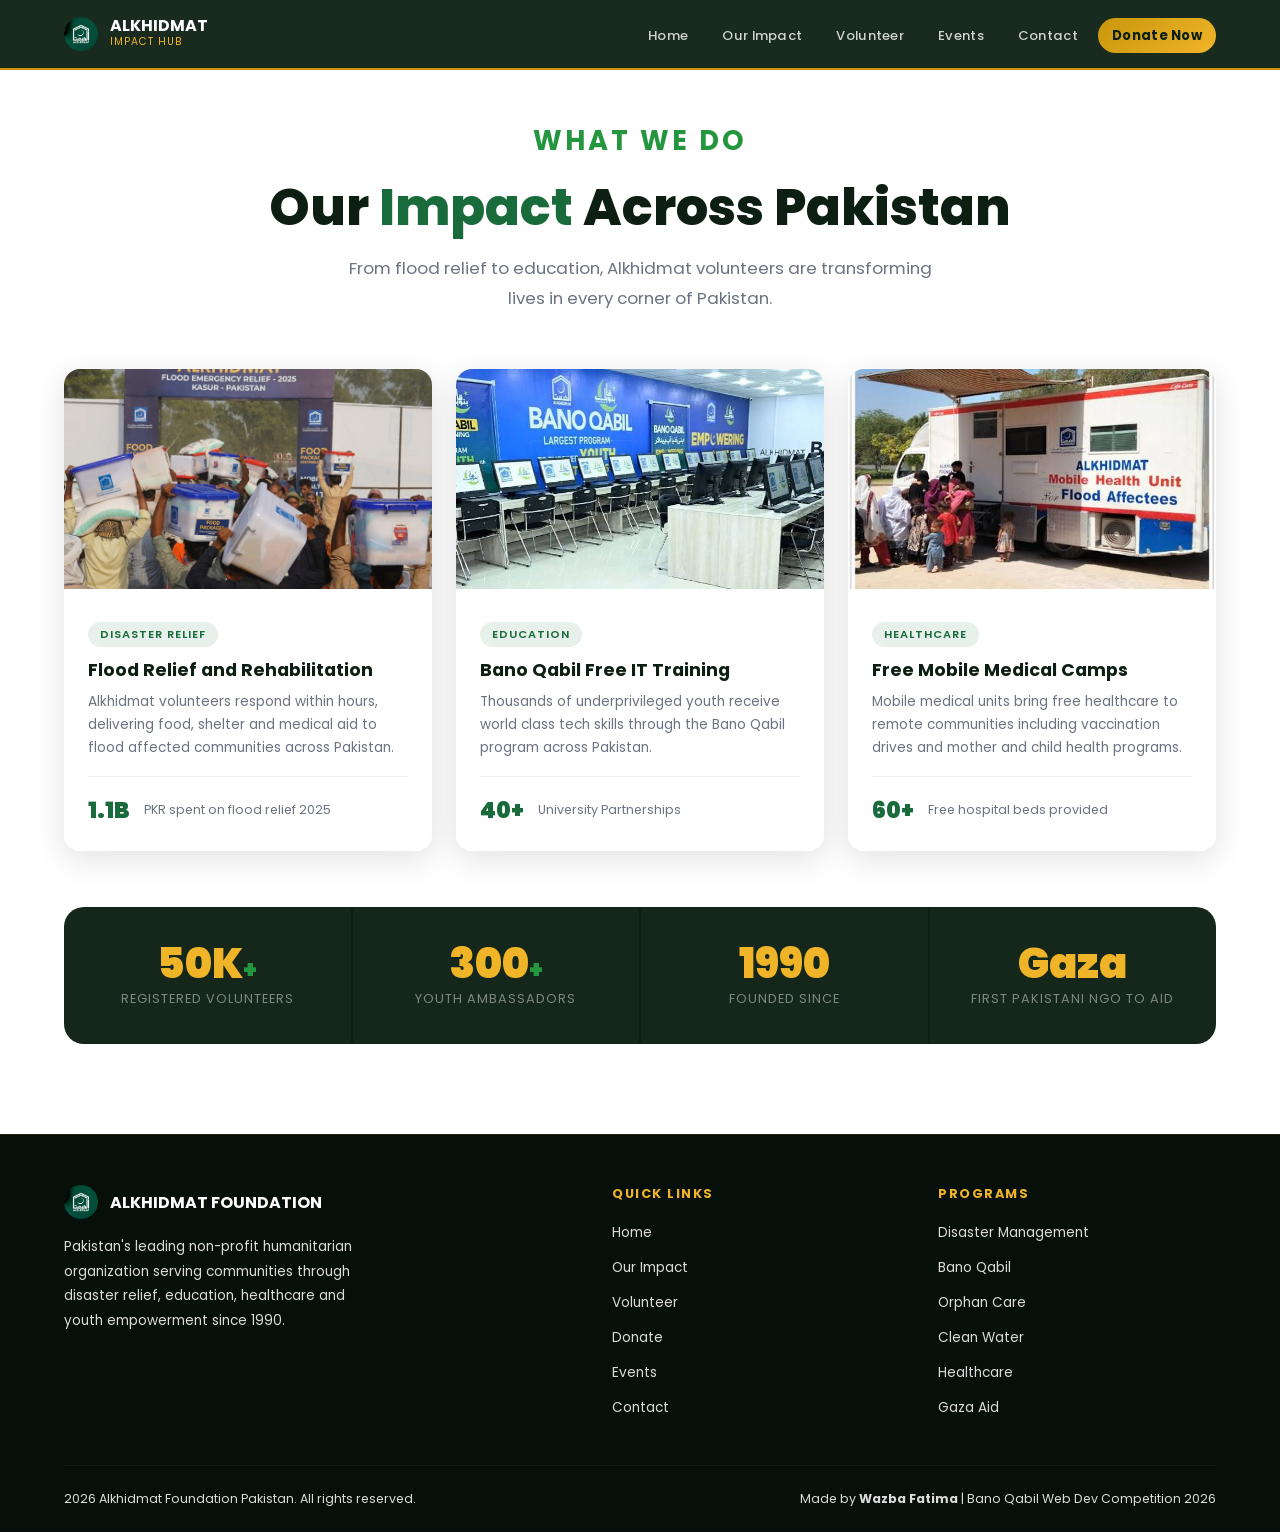
<file: impact.html>
<!DOCTYPE html>
<html lang="en">
<head>
  <meta charset="UTF-8"/>
  <meta name="viewport" content="width=device-width, initial-scale=1.0"/>
  <title>Our Impact | Alkhidmat Impact Hub</title>
  <link href="https://fonts.googleapis.com/css2?family=Poppins:wght@300;400;600;700;800;900&family=Amiri:wght@400;700&display=swap" rel="stylesheet"/>
  <link rel="stylesheet" href="style.css"/>
</head>
<body>

<nav id="navbar">
  <a href="index.html" class="nav-logo">
    <img src="assests/Al-khidmat-logo.jpg" alt="Alkhidmat Logo"/>
    <div class="nav-logo-text">
      <span class="logo-main">ALKHIDMAT</span>
      <span class="logo-sub">Impact Hub</span>
    </div>
  </a>
  <ul class="nav-links">
    <li><a href="index.html">Home</a></li>
    <li><a href="impact.html" class="active-link">Our Impact</a></li>
    <li><a href="volunteer.html">Volunteer</a></li>
    <li><a href="events.html">Events</a></li>
    <li><a href="contact.html">Contact</a></li>
    <li><a href="donations.html" class="nav-donate-btn">Donate Now</a></li>
  </ul>
  <div class="hamburger" id="hamburger" onclick="toggleMenu()">
    <span></span>
    <span></span>
    <span></span>
  </div>
</nav>

<div class="mobile-menu" id="mobileMenu">
  <a href="index.html" onclick="closeMenu()">Home</a>
  <a href="impact.html" onclick="closeMenu()">Our Impact</a>
  <a href="volunteer.html" onclick="closeMenu()">Volunteer</a>
  <a href="donations.html" onclick="closeMenu()">Donate Now</a>
  <a href="events.html" onclick="closeMenu()">Events</a>
  <a href="contact.html" onclick="closeMenu()">Contact</a>
</div>

<section id="impact">
  <div class="section-header reveal">
    <div class="section-label">What We Do</div>
    <h2 class="section-title">Our <span class="accent">Impact</span> Across Pakistan</h2>
    <p class="section-desc">From flood relief to education, Alkhidmat volunteers are transforming lives in every corner of Pakistan.</p>
  </div>
  <div class="impact-grid">
    <div class="impact-card reveal">
      <img src="assests/food-relief.jpg" alt="Flood Relief"/>
      <div class="impact-card-body">
        <span class="impact-tag">Disaster Relief</span>
        <h3>Flood Relief and Rehabilitation</h3>
        <p>Alkhidmat volunteers respond within hours, delivering food, shelter and medical aid to flood affected communities across Pakistan.</p>
        <div class="impact-stat-bar">
          <span class="num">1.1B</span>
          <span class="lbl">PKR spent on flood relief 2025</span>
        </div>
      </div>
    </div>
    <div class="impact-card reveal">
      <img src="assests/it-traning.jpg" alt="IT Training"/>
      <div class="impact-card-body">
        <span class="impact-tag">Education</span>
        <h3>Bano Qabil Free IT Training</h3>
        <p>Thousands of underprivileged youth receive world class tech skills through the Bano Qabil program across Pakistan.</p>
        <div class="impact-stat-bar">
          <span class="num">40+</span>
          <span class="lbl">University Partnerships</span>
        </div>
      </div>
    </div>
    <div class="impact-card reveal">
      <img src="assests/free-medical-camp.jpg" alt="Medical Camp"/>
      <div class="impact-card-body">
        <span class="impact-tag">Healthcare</span>
        <h3>Free Mobile Medical Camps</h3>
        <p>Mobile medical units bring free healthcare to remote communities including vaccination drives and mother and child health programs.</p>
        <div class="impact-stat-bar">
          <span class="num">60+</span>
          <span class="lbl">Free hospital beds provided</span>
        </div>
      </div>
    </div>
  </div>
  <div class="impact-numbers reveal">
    <div class="impact-num-item">
      <div class="big">50K<span class="plus">+</span></div>
      <p>Registered Volunteers</p>
    </div>
    <div class="impact-num-item">
      <div class="big">300<span class="plus">+</span></div>
      <p>Youth Ambassadors</p>
    </div>
    <div class="impact-num-item">
      <div class="big">1990</div>
      <p>Founded Since</p>
    </div>
    <div class="impact-num-item">
      <div class="big">Gaza</div>
      <p>First Pakistani NGO to Aid</p>
    </div>
  </div>
</section>

<footer>
  <div class="footer-top">
    <div class="footer-brand">
      <div class="footer-logo-wrap">
        <img src="assests/Al-khidmat-logo.jpg" alt="Alkhidmat Logo"/>
        <span class="footer-logo-name">ALKHIDMAT FOUNDATION</span>
      </div>
      <p>Pakistan's leading non-profit humanitarian organization serving communities through disaster relief, education, healthcare and youth empowerment since 1990.</p>
    </div>
    <div class="footer-col">
      <h4>Quick Links</h4>
      <ul>
        <li><a href="index.html">Home</a></li>
        <li><a href="impact.html">Our Impact</a></li>
        <li><a href="volunteer.html">Volunteer</a></li>
        <li><a href="donations.html">Donate</a></li>
        <li><a href="events.html">Events</a></li>
        <li><a href="contact.html">Contact</a></li>
      </ul>
    </div>
    <div class="footer-col">
      <h4>Programs</h4>
      <ul>
        <li><a href="#">Disaster Management</a></li>
        <li><a href="#">Bano Qabil</a></li>
        <li><a href="#">Orphan Care</a></li>
        <li><a href="#">Clean Water</a></li>
        <li><a href="#">Healthcare</a></li>
        <li><a href="#">Gaza Aid</a></li>
      </ul>
    </div>
  </div>
  <div class="footer-bottom">
    <p>2026 Alkhidmat Foundation Pakistan. All rights reserved.</p>
    <p>Made by <strong>Wazba Fatima</strong> | Bano Qabil Web Dev Competition 2026</p>
  </div>
</footer>

<div class="toast" id="toast"></div>
<script src="app.js"></script>
</body>
</html>
</file>
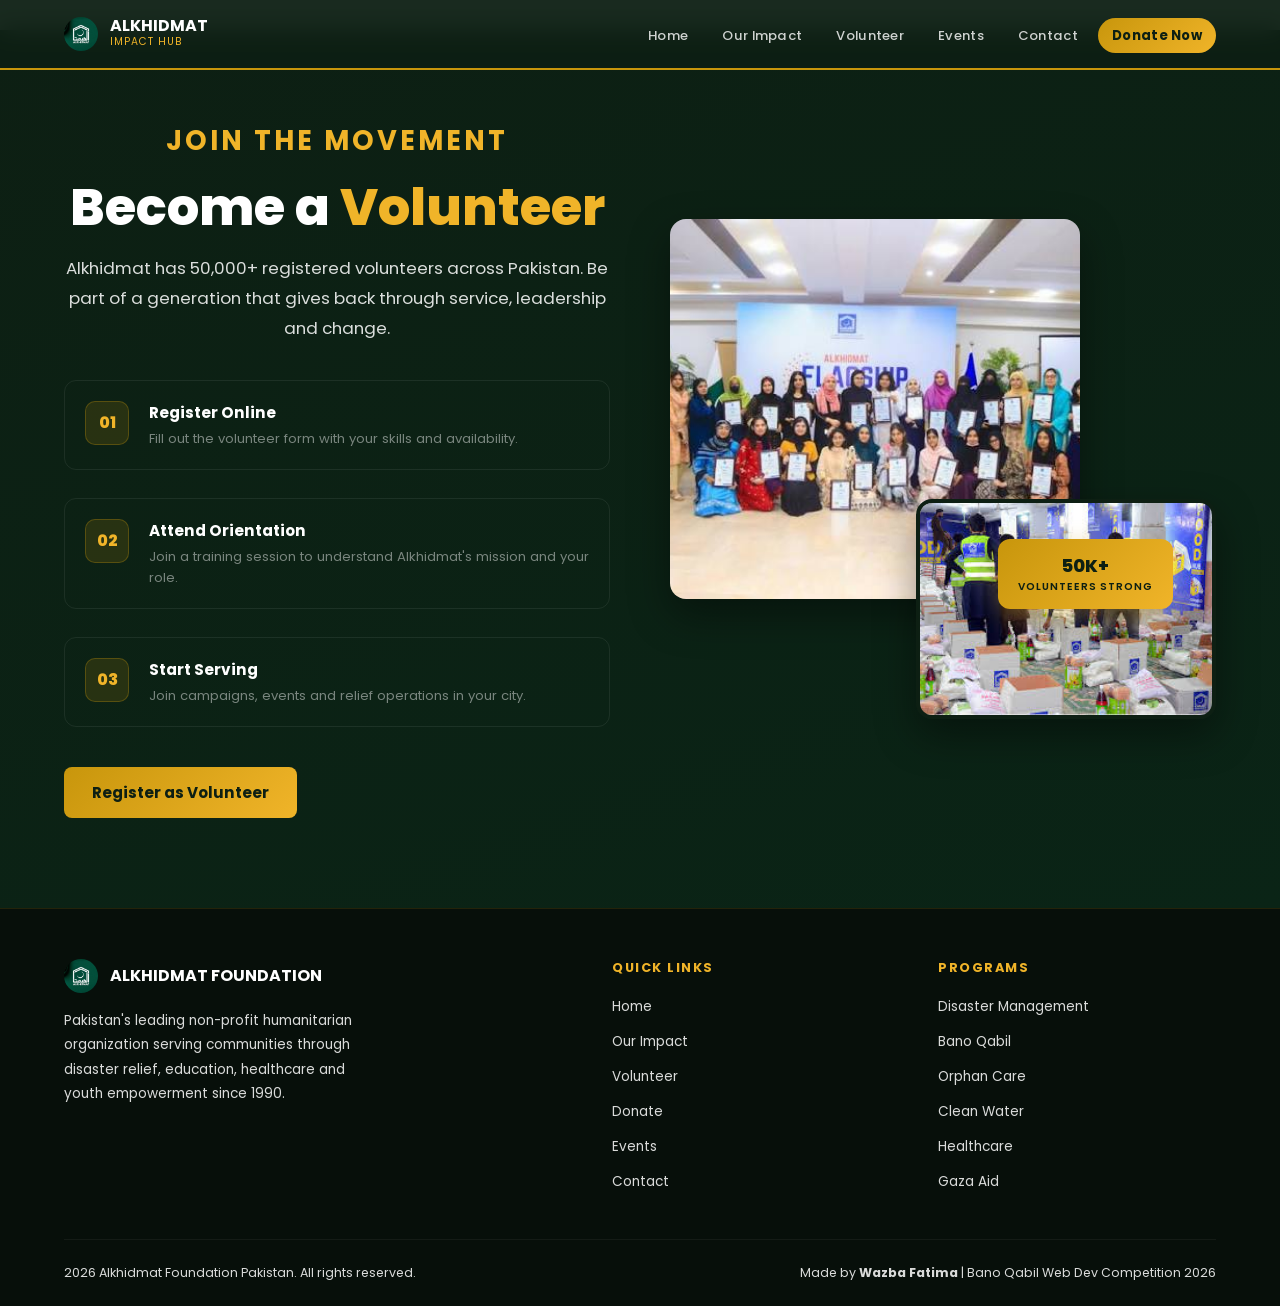
<file: volunteer.html>
<!DOCTYPE html>
<html lang="en">
<head>
  <meta charset="UTF-8"/>
  <meta name="viewport" content="width=device-width, initial-scale=1.0"/>
  <title>Volunteer | Alkhidmat Impact Hub</title>
  <link href="https://fonts.googleapis.com/css2?family=Poppins:wght@300;400;600;700;800;900&family=Amiri:wght@400;700&display=swap" rel="stylesheet"/>
  <link rel="stylesheet" href="style.css"/>
</head>
<body>

<nav id="navbar">
  <a href="index.html" class="nav-logo">
    <img src="assests/Al-khidmat-logo.jpg" alt="Alkhidmat Logo"/>
    <div class="nav-logo-text">
      <span class="logo-main">ALKHIDMAT</span>
      <span class="logo-sub">Impact Hub</span>
    </div>
  </a>
  <ul class="nav-links">
    <li><a href="index.html">Home</a></li>
    <li><a href="impact.html">Our Impact</a></li>
    <li><a href="volunteer.html" class="active-link">Volunteer</a></li>
    <li><a href="events.html">Events</a></li>
    <li><a href="contact.html">Contact</a></li>
    <li><a href="donations.html" class="nav-donate-btn">Donate Now</a></li>
  </ul>
  <div class="hamburger" id="hamburger" onclick="toggleMenu()">
    <span></span>
    <span></span>
    <span></span>
  </div>
</nav>

<div class="mobile-menu" id="mobileMenu">
  <a href="index.html" onclick="closeMenu()">Home</a>
  <a href="impact.html" onclick="closeMenu()">Our Impact</a>
  <a href="volunteer.html" onclick="closeMenu()">Volunteer</a>
  <a href="donations.html" onclick="closeMenu()">Donate Now</a>
  <a href="events.html" onclick="closeMenu()">Events</a>
  <a href="contact.html" onclick="closeMenu()">Contact</a>
</div>

<section id="volunteer">
  <div class="volunteer-layout">
    <div>
      <div class="section-label reveal">Join the Movement</div>
      <h2 class="section-title reveal">Become a <span class="gold-text">Volunteer</span></h2>
      <p class="section-desc reveal">Alkhidmat has 50,000+ registered volunteers across Pakistan. Be part of a generation that gives back through service, leadership and change.</p>
      <div class="volunteer-steps reveal">
        <div class="vol-step">
          <div class="vol-step-num">01</div>
          <div class="vol-step-text">
            <h4>Register Online</h4>
            <p>Fill out the volunteer form with your skills and availability.</p>
          </div>
        </div>
        <div class="vol-step">
          <div class="vol-step-num">02</div>
          <div class="vol-step-text">
            <h4>Attend Orientation</h4>
            <p>Join a training session to understand Alkhidmat's mission and your role.</p>
          </div>
        </div>
        <div class="vol-step">
          <div class="vol-step-num">03</div>
          <div class="vol-step-text">
            <h4>Start Serving</h4>
            <p>Join campaigns, events and relief operations in your city.</p>
          </div>
        </div>
      </div>
      <a href="contact.html" class="vol-cta-btn reveal">Register as Volunteer</a>
    </div>
    <div class="volunteer-img-stack reveal">
      <div class="vol-img vol-img-main">
        <img src="assests/volunteers.jpg" alt="Alkhidmat Volunteers"/>
      </div>
      <div class="vol-img vol-img-secondary">
        <img src="assests/volunteers sec.jpg" alt="Alkhidmat Volunteer Program"/>
      </div>
      <div class="vol-badge">
        50K+
        <small>VOLUNTEERS STRONG</small>
      </div>
    </div>
  </div>
</section>

<footer>
  <div class="footer-top">
    <div class="footer-brand">
      <div class="footer-logo-wrap">
        <img src="assests/Al-khidmat-logo.jpg" alt="Alkhidmat Logo"/>
        <span class="footer-logo-name">ALKHIDMAT FOUNDATION</span>
      </div>
      <p>Pakistan's leading non-profit humanitarian organization serving communities through disaster relief, education, healthcare and youth empowerment since 1990.</p>
    </div>
    <div class="footer-col">
      <h4>Quick Links</h4>
      <ul>
        <li><a href="index.html">Home</a></li>
        <li><a href="impact.html">Our Impact</a></li>
        <li><a href="volunteer.html">Volunteer</a></li>
        <li><a href="donations.html">Donate</a></li>
        <li><a href="events.html">Events</a></li>
        <li><a href="contact.html">Contact</a></li>
      </ul>
    </div>
    <div class="footer-col">
      <h4>Programs</h4>
      <ul>
        <li><a href="#">Disaster Management</a></li>
        <li><a href="#">Bano Qabil</a></li>
        <li><a href="#">Orphan Care</a></li>
        <li><a href="#">Clean Water</a></li>
        <li><a href="#">Healthcare</a></li>
        <li><a href="#">Gaza Aid</a></li>
      </ul>
    </div>
  </div>
  <div class="footer-bottom">
    <p>2026 Alkhidmat Foundation Pakistan. All rights reserved.</p>
    <p>Made by <strong>Wazba Fatima</strong> | Bano Qabil Web Dev Competition 2026</p>
  </div>
</footer>

<div class="toast" id="toast"></div>
<script src="app.js"></script>
</body>
</html>
</file>
<file: style.css>
/*  RESET & ROOT */
*, *::before, *::after { margin: 0; padding: 0; box-sizing: border-box; }

:root {
  --green:  #1a6b3c;
  --green2: #24963e;
  --gold:   #c8960c;
  --gold2:  #f0b429;
  --dark:   #0d1f13;
  --light:  #f4f9f6;
  --white:  #ffffff;
  --gray:   #6b7280;
  --shadow: 0 8px 32px rgba(0,0,0,0.12);
}

html { scroll-behavior: smooth; }
body {
  font-family: 'Poppins', sans-serif;
  background: var(--light);
  color: var(--dark);
  overflow-x: hidden;
  scroll-behavior: smooth;
}

/*  SCROLLBAR  */
::-webkit-scrollbar { width: 6px; }
::-webkit-scrollbar-track { background: var(--dark); }
::-webkit-scrollbar-thumb { background: var(--gold); border-radius: 3px; }

/* NAVBAR*/
nav {
  position: fixed; top: 0; left: 0; right: 0; z-index: 1000;
  background: rgba(13,31,19,0.95);
  backdrop-filter: blur(12px);
  display: flex; align-items: center; justify-content: space-between;
  padding: 0 5%;
  height: 70px;
  border-bottom: 2px solid var(--gold);
  transition: background 0.3s;
}

.nav-logo {
  display: flex; align-items: center; gap: 12px;
  text-decoration: none;
}
.nav-logo img {
   border-radius: 50%;
  height: 34px;
  width: 34px;
  object-fit: cover;
 }

.logo-fallback {
  display: none;
  width: 40px; height: 40px;
  border-radius: 50%;
  background: linear-gradient(135deg, var(--green), var(--green2));
  align-items: center; justify-content: center;
  color: white; font-weight: 900; font-size: 1rem;
}

.nav-logo-text { display: flex; flex-direction: column; }
.nav-logo-text span:first-child { font-size: 1rem; font-weight: 700; color: var(--white); line-height: 1; }
.nav-logo-text span:last-child  { font-size: 0.65rem; color: var(--gold2); letter-spacing: 1px; text-transform: uppercase; }

.nav-links { display: flex; gap: 6px; list-style: none; }
.nav-links a {
  color: rgba(255,255,255,0.8);
  text-decoration: none;
  font-size: 0.82rem; font-weight: 500;
  padding: 8px 14px;
  border-radius: 6px;
  transition: all 0.2s;
  letter-spacing: 0.3px;
  position: relative;
}
.nav-links a::after {
  content: '';
  position: absolute;
  bottom: 2px; left: 14px; right: 14px;
  height: 2px;
  background: var(--gold2);
  border-radius: 2px;
  transform: scaleX(0);
  transition: transform 0.2s ease;
}
.nav-links a:hover { color: var(--white); background: transparent; }
.nav-links a:hover::after { transform: scaleX(1); }

.nav-donate-btn {
  background: linear-gradient(135deg, var(--gold), var(--gold2)) !important;
  color: var(--dark) !important;
  font-weight: 700 !important;
  border-radius: 30px !important;
}
.nav-donate-btn::after { display: none !important; }
.nav-donate-btn:hover {
  transform: translateY(-1px);
  box-shadow: 0 4px 16px rgba(200,150,12,0.4);
  color: var(--dark) !important;
}

.hamburger {
  display: none; flex-direction: column; gap: 5px;
  cursor: pointer; padding: 6px;
}
.hamburger span {
  display: block; width: 24px; height: 2px;
  background: var(--gold2); border-radius: 2px; transition: all 0.3s;
}

.mobile-menu {
  display: none;
  position: fixed; top: 70px; left: 0; right: 0;
  background: rgba(13,31,19,0.98);
  backdrop-filter: blur(12px);
  padding: 20px 5%;
  border-bottom: 2px solid var(--gold);
  z-index: 999;
}
.mobile-menu.open { display: flex; flex-direction: column; gap: 4px; }
.mobile-menu a {
  color: rgba(255,255,255,0.85);
  text-decoration: none;
  font-size: 0.95rem; font-weight: 500;
  padding: 12px 16px; border-radius: 8px;
  transition: all 0.2s;
  border-left: 3px solid transparent;
}
.mobile-menu a:hover {
  color: var(--gold2);
  border-left-color: var(--gold2);
  background: rgba(200,150,12,0.1);
}

/* HERO */
#home {
  min-height: 100vh;
  background: linear-gradient(160deg, var(--dark) 0%, #0a2e18 40%, #0f3d20 70%, #0d2818 100%);
  display: flex; align-items: center; justify-content: center;
  position: relative; overflow: hidden;
  padding-top: 70px;
}

.hero-bg-pattern {
  position: absolute; inset: 0;
  background-image:
    radial-gradient(circle at 20% 20%, rgba(200,150,12,0.08) 0%, transparent 50%),
    radial-gradient(circle at 80% 80%, rgba(26,107,60,0.2) 0%, transparent 50%),
    radial-gradient(circle at 60% 10%, rgba(36,150,62,0.06) 0%, transparent 40%);
}
.hero-grid-lines {
  position: absolute; inset: 0; opacity: 0.04;
  background-image:
    linear-gradient(rgba(255,255,255,0.5) 1px, transparent 1px),
    linear-gradient(90deg, rgba(255,255,255,0.5) 1px, transparent 1px);
  background-size: 60px 60px;
}

.hero-content {
  position: relative; z-index: 2;
  text-align: center;
  padding: 40px 5%;
  max-width: 900px;
  margin: 0 auto;
}

.hero-eyebrow {
  display: inline-flex; align-items: center; gap: 10px;
  background: rgba(200,150,12,0.15);
  border: 1px solid rgba(200,150,12,0.4);
  color: var(--gold2);
  font-size: 0.72rem; font-weight: 600;
  letter-spacing: 2px; text-transform: uppercase;
  padding: 8px 20px; border-radius: 30px;
  margin-bottom: 28px;
  animation: fadeUp 0.8s ease both;
}
.hero-eyebrow::before, .hero-eyebrow::after { content: '◆'; font-size: 0.5rem; opacity: 0.7; }

.hero-title {
  font-size: clamp(2.4rem, 6vw, 4.2rem);
  font-weight: 900; line-height: 1.1;
  color: var(--white); margin-bottom: 10px;
  animation: fadeUp 0.8s ease 0.1s both;
}
.hero-title .highlight {
  background: linear-gradient(135deg, var(--gold), var(--gold2));
  -webkit-background-clip: text;
  -webkit-text-fill-color: transparent;
  background-clip: text;
  display: block;
}

.hero-tagline {
  font-family: 'Amiri', serif;
  font-size: clamp(1.1rem, 2.5vw, 1.5rem);
  color: rgba(255,255,255,0.55);
  margin-bottom: 24px;
  animation: fadeUp 0.8s ease 0.2s both;
}

.hero-desc {
  font-size: clamp(0.9rem, 2vw, 1.05rem);
  color: rgba(255,255,255,0.85);
  max-width: 620px; margin: 0 auto 40px;
  line-height: 1.8;
  animation: fadeUp 0.8s ease 0.3s both;
}

.hero-btns {
  display: flex; gap: 14px; justify-content: center; flex-wrap: wrap;
  animation: fadeUp 0.8s ease 0.4s both;
}

.btn-primary {
  background: linear-gradient(135deg, var(--gold), var(--gold2));
  color: var(--dark);
  padding: 14px 32px; border-radius: 8px;
  font-weight: 700; font-size: 0.95rem;
  text-decoration: none; transition: all 0.3s;
  box-shadow: 0 4px 20px rgba(200,150,12,0.35);
}
.btn-primary:hover { transform: translateY(-3px); box-shadow: 0 8px 30px rgba(200,150,12,0.5); }

.btn-secondary {
  background: transparent; color: var(--white);
  padding: 14px 32px; border-radius: 8px;
  font-weight: 600; font-size: 0.95rem;
  text-decoration: none;
  border: 2px solid rgba(255,255,255,0.85);
  transition: all 0.3s;
}
.btn-secondary:hover { border-color: var(--gold2); color: var(--gold2); transform: translateY(-3px); }

.hero-stats {
  display: flex; justify-content: center; gap: 40px; flex-wrap: wrap;
  margin-top: 60px; padding-top: 40px;
  border-top: 1px solid rgba(255,255,255,0.08);
  animation: fadeUp 0.8s ease 0.5s both;
}
.stat-item { text-align: center; }
.stat-num {
  font-size: clamp(1.8rem, 4vw, 2.6rem);
  font-weight: 900; color: var(--gold2);
  line-height: 1; display: block;
}
.stat-label {
  font-size: 0.72rem; color: rgba(255,255,255,0.85);
  text-transform: uppercase; letter-spacing: 1px; margin-top: 4px;
}

.hero-scroll {
  position: absolute; bottom: 30px; left: 50%; transform: translateX(-50%);
  display: flex; flex-direction: column; align-items: center; gap: 8px;
  color: rgba(255,255,255,0.85);
  font-size: 0.7rem; letter-spacing: 2px; text-transform: uppercase;
  animation: bounce 2s infinite;
}
.hero-scroll::after {
  content: '';
  width: 1px; height: 50px;
  background: linear-gradient(to bottom, rgba(200,150,12,0.6), transparent);
}

/* SECTION COMMON */
section { padding: 90px 5%; }

.section-label {
  font-size: 1.7rem; font-weight: 700;
  letter-spacing: 3px; text-transform: uppercase;
  color: var(--green2); margin-bottom: 16px;
  display: block; text-align: center;
}
.section-label::before { display: none; }

.section-title {
  font-size: clamp(2rem, 4.5vw, 3.2rem);
  font-weight: 800; color: var(--dark);
  line-height: 1.15; margin-bottom: 16px;
  text-align: center;
}
.section-title .accent { color: var(--green); }
.gold-text { color: var(--gold2); }

.section-desc {
  font-size: 1.05rem; color: var(--gray);
  max-width: 620px; line-height: 1.8;
  text-align: center; margin: 0 auto;
}
.section-header { margin-bottom: 56px; text-align: center; }

/* ===== IMPACT ===== */
#impact { background: var(--white); }

.impact-grid {
  display: grid;
  grid-template-columns: repeat(auto-fit, minmax(300px, 1fr));
  gap: 24px;
}

.impact-card {
  border-radius: 16px; overflow: hidden;
  position: relative; cursor: pointer;
  transition: transform 0.3s, box-shadow 0.3s;
  box-shadow: var(--shadow);
}
.impact-card:hover { transform: translateY(-8px); box-shadow: 0 20px 50px rgba(0,0,0,0.15); }
.impact-card > img { width: 100%; height: 220px; object-fit: cover; transition: transform 0.5s; }
.impact-card:hover > img { transform: scale(1.05); }

.impact-card-body { padding: 24px; background: var(--white); }

.impact-tag {
  display: inline-block;
  padding: 4px 12px;
  background: rgba(26,107,60,0.1); color: var(--green);
  font-size: 0.7rem; font-weight: 600;
  letter-spacing: 1px; text-transform: uppercase;
  border-radius: 20px; margin-bottom: 12px;
}
.impact-card-body h3 { font-size: 1.1rem; font-weight: 700; color: var(--dark); margin-bottom: 8px; line-height: 1.3; }
.impact-card-body p  { font-size: 0.85rem; color: var(--gray); line-height: 1.7; }

.impact-stat-bar {
  display: flex; align-items: center; gap: 14px;
  margin-top: 16px; padding-top: 16px;
  border-top: 1px solid rgba(0,0,0,0.06);
}
.impact-stat-bar .num { font-size: 1.4rem; font-weight: 900; color: var(--green); }
.impact-stat-bar .lbl { font-size: 0.78rem; color: var(--gray); line-height: 1.4; }

.impact-numbers {
  display: grid;
  grid-template-columns: repeat(auto-fit, minmax(200px, 1fr));
  gap: 2px; margin-top: 56px;
  background: var(--dark); border-radius: 20px; overflow: hidden;
}
.impact-num-item {
  padding: 36px 28px; text-align: center;
  background: rgba(255,255,255,0.03); transition: background 0.3s;
}
.impact-num-item:hover { background: rgba(200,150,12,0.08); }
.impact-num-item .big { font-size: 2.6rem; font-weight: 900; color: var(--gold2); line-height: 1; }
.impact-num-item .plus { font-size: 1.5rem; color: var(--green2); }
.impact-num-item p { font-size: 0.8rem; color: rgba(255,255,255,0.45); margin-top: 6px; text-transform: uppercase; letter-spacing: 1px; }

/* VOLUNTEER  */
#volunteer {
  background: linear-gradient(160deg, #0d1f13 0%, #0a2416 100%);
  color: var(--white);
}
#volunteer .section-title { color: var(--white); }
#volunteer .section-desc  { color: rgba(255,255,255,0.85); }
#volunteer .section-label { color: var(--gold2); }
#contact .section-label { color: var(--gold2); }

.volunteer-layout {
  display: grid; grid-template-columns: 1fr 1fr;
  gap: 60px; align-items: center;
}

.volunteer-img-stack { position: relative; height: 500px; }

.vol-img {
  position: absolute; border-radius: 16px;
  overflow: hidden; box-shadow: 0 16px 40px rgba(0,0,0,0.4);
}
.vol-img-main    { width: 75%; height: 380px; top: 0; left: 0; }
.vol-img-main img { width: 100%; height: 100%; object-fit: cover; }
.vol-img-secondary { width: 55%; height: 220px; bottom: 0; right: 0; border: 4px solid #0d1f13; }
.vol-img-secondary img { width: 100%; height: 100%; object-fit: cover; }

.vol-badge {
  position: absolute; bottom: 110px; left: 60%;
  background: linear-gradient(135deg, var(--gold), var(--gold2));
  color: var(--dark);
  padding: 14px 20px; border-radius: 12px;
  font-weight: 800; font-size: 1.1rem;
  box-shadow: 0 8px 24px rgba(200,150,12,0.4);
  text-align: center; z-index: 2;
}
.vol-badge small { display: block; font-size: 0.65rem; font-weight: 600; letter-spacing: 1px; }

.volunteer-steps { margin-top: 36px; }

.vol-step {
  display: flex; gap: 20px;
  margin-bottom: 28px; padding: 20px;
  border-radius: 12px;
  border: 1px solid rgba(255,255,255,0.07);
  transition: all 0.3s;
}
.vol-step:hover { background: rgba(255,255,255,0.04); border-color: rgba(200,150,12,0.3); }

.vol-step-num {
  width: 44px; height: 44px; min-width: 44px;
  border-radius: 10px;
  background: rgba(200,150,12,0.15);
  border: 1px solid rgba(200,150,12,0.3);
  color: var(--gold2);
  font-size: 1rem; font-weight: 800;
  display: flex; align-items: center; justify-content: center;
}
.vol-step-text h4 { font-size: 0.95rem; font-weight: 700; margin-bottom: 4px; }
.vol-step-text p  { font-size: 0.82rem; color: rgba(255,255,255,0.45); line-height: 1.6; }

.vol-cta-btn {
  display: inline-flex; align-items: center; gap: 10px;
  background: linear-gradient(135deg, var(--gold), var(--gold2));
  color: var(--dark);
  padding: 14px 28px; border-radius: 8px;
  font-weight: 700; font-size: 0.95rem;
  text-decoration: none; margin-top: 12px; transition: all 0.3s;
}
.vol-cta-btn:hover { transform: translateY(-3px); box-shadow: 0 8px 24px rgba(200,150,12,0.4); }

/* DONATIONS */
#donations { background: var(--light); }

.donation-layout {
  display: grid; grid-template-columns: 1.2fr 1fr;
  gap: 56px; align-items: start;
}

.donation-card {
  background: var(--white); border-radius: 20px;
  padding: 36px; box-shadow: var(--shadow);
  border: 1px solid rgba(0,0,0,0.05);
}
.donation-card h3 {
  font-size: 1.2rem; font-weight: 700;
  margin-bottom: 24px; padding-bottom: 16px;
  border-bottom: 2px solid var(--light);
}

.amount-grid {
  display: grid; grid-template-columns: repeat(3, 1fr);
  gap: 10px; margin-bottom: 20px;
}
.amount-btn {
  padding: 12px 8px;
  border: 2px solid rgba(26,107,60,0.2);
  border-radius: 10px; background: transparent;
  font-family: 'Poppins', sans-serif;
  font-size: 0.9rem; font-weight: 600;
  color: var(--dark); cursor: pointer; transition: all 0.2s;
}
.amount-btn:hover, .amount-btn.active {
  background: var(--green); border-color: var(--green); color: var(--white);
}

.custom-amount {
  width: 100%; padding: 12px 16px;
  border: 2px solid rgba(0,0,0,0.1);
  border-radius: 10px;
  font-family: 'Poppins', sans-serif; font-size: 0.95rem;
  outline: none; transition: border 0.2s; margin-bottom: 16px;
}
.custom-amount:focus { border-color: var(--green); }

.cause-select {
  width: 100%; padding: 12px 16px;
  border: 2px solid rgba(0,0,0,0.1);
  border-radius: 10px;
  font-family: 'Poppins', sans-serif; font-size: 0.9rem;
  outline: none; margin-bottom: 16px;
  color: var(--dark);
}

.donate-submit {
  width: 100%; padding: 14px;
  background: linear-gradient(135deg, var(--green), var(--green2));
  color: var(--white); border: none; border-radius: 10px;
  font-family: 'Poppins', sans-serif;
  font-size: 1rem; font-weight: 700; cursor: pointer; transition: all 0.3s;
}
.donate-submit:hover { transform: translateY(-2px); box-shadow: 0 8px 24px rgba(26,107,60,0.35); }

.causes-title { font-size: 1.1rem; font-weight: 700; margin-bottom: 20px; }

.cause-item {
  padding: 18px 20px; border-radius: 12px;
  border: 1px solid rgba(0,0,0,0.07);
  margin-bottom: 12px; transition: all 0.3s; cursor: pointer;
}
.cause-item:hover { border-color: var(--green); background: rgba(26,107,60,0.03); }

.cause-header {
  display: flex; justify-content: space-between; align-items: center;
  margin-bottom: 10px;
}
.cause-header h4 { font-size: 0.9rem; font-weight: 700; display: flex; align-items: center; gap: 8px; }
.cause-header span { font-size: 0.8rem; color: var(--gray); }

.progress-track { height: 6px; background: var(--light); border-radius: 3px; overflow: hidden; }
.progress-fill {
  height: 100%;
  background: linear-gradient(90deg, var(--green), var(--green2));
  border-radius: 3px; transition: width 1.5s ease;
}

/* EVENTS */
#events { background: var(--white); }

.events-grid {
  display: grid;
  grid-template-columns: repeat(2, 1fr);
  gap: 24px;
}

.event-card {
  border-radius: 16px; border: 1px solid rgba(0,0,0,0.07);
  overflow: hidden; transition: all 0.3s; background: var(--white);
}
.event-card:hover { transform: translateY(-6px); box-shadow: 0 16px 40px rgba(0,0,0,0.1); border-color: rgba(26,107,60,0.2); }

.event-img-wrap { overflow: hidden; }
.event-img { width: 100%; height: 180px; object-fit: cover; transition: transform 0.4s; display: block; }
.event-card:hover .event-img { transform: scale(1.04); }

.event-body { padding: 22px; }

.event-date-badge {
  display: inline-flex; align-items: center; gap: 6px;
  background: rgba(26,107,60,0.08); color: var(--green);
  font-size: 0.72rem; font-weight: 700;
  padding: 5px 12px; border-radius: 20px;
  margin-bottom: 12px; letter-spacing: 0.5px;
}

.event-body h3 { font-size: 1rem; font-weight: 700; margin-bottom: 8px; line-height: 1.4; }
.event-body p  { font-size: 0.82rem; color: var(--gray); line-height: 1.7; }

.event-footer {
  display: flex; justify-content: space-between; align-items: center;
  margin-top: 16px; padding-top: 16px;
  border-top: 1px solid rgba(0,0,0,0.06);
}
.event-location { font-size: 0.75rem; color: var(--gray); display: flex; align-items: center; gap: 4px; }

.event-register {
  font-size: 0.78rem; font-weight: 700; color: var(--green);
  text-decoration: none; padding: 6px 14px;
  border: 1.5px solid var(--green); border-radius: 6px; transition: all 0.2s;
}
.event-register:hover { background: var(--green); color: var(--white); }

/* CONTACT */
#contact {
  background: linear-gradient(160deg, #0d1f13 0%, #0a2416 100%);
}
#contact .section-title { color: var(--white); }
#contact .section-desc  { color: rgba(255,255,255,0.85); }

.contact-layout {
  display: grid; grid-template-columns: 1fr 1.4fr;
  gap: 56px; align-items: start;
}

.contact-info-item {
  display: flex; gap: 16px;
  padding: 20px 0;
  border-bottom: 1px solid rgba(255,255,255,0.06);
}
.contact-icon {
  width: 44px; height: 44px; min-width: 44px;
  border-radius: 10px;
  background: rgba(200,150,12,0.12);
  border: 1px solid rgba(200,150,12,0.2);
  display: flex; align-items: center; justify-content: center;
  font-size: 1.1rem;
}
.contact-info-item h4 { font-size: 0.78rem; color: rgba(255,255,255,0.85); font-weight: 500; text-transform: uppercase; letter-spacing: 1px; margin-bottom: 4px; }
.contact-info-item p { font-size: 0.92rem; color: var(--white); font-weight: 500; }
.contact-info-item p a {
  color: inherit;
  text-decoration: none;
}

.social-row { display: flex; gap: 10px; margin-top: 28px; }
.social-btn {
  width: 44px; height: 44px; border-radius: 10px;
  border: 1px solid rgba(255,255,255,0.12);
  display: flex; align-items: center; justify-content: center;
  color: rgba(255,255,255,0.85); text-decoration: none;
  font-size: 0.9rem; font-weight: 700; transition: all 0.2s;
}
.social-btn:hover { border-color: var(--gold2); color: var(--gold2); background: rgba(200,150,12,0.1); }

.contact-form {
  background: rgba(255,255,255,0.04);
  border: 1px solid rgba(255,255,255,0.08);
  border-radius: 20px; padding: 36px;
}
.form-row { display: grid; grid-template-columns: 1fr 1fr; gap: 16px; }
.form-group { margin-bottom: 16px; }
.form-group label {
  display: block; font-size: 0.78rem; font-weight: 600;
  color: rgba(255,255,255,0.5); margin-bottom: 8px;
  letter-spacing: 0.5px; text-transform: uppercase;
}
.form-group input,
.form-group textarea,
.form-group select {
  width: 100%; padding: 12px 16px;
  background: rgba(255,255,255,0.06);
  border: 1px solid rgba(255,255,255,0.1);
  border-radius: 10px; color: var(--white);
  font-family: 'Poppins', sans-serif; font-size: 0.9rem;
  outline: none; transition: border 0.2s;
}
.form-group input::placeholder,
.form-group textarea::placeholder { color: rgba(255,255,255,0.85); }
.form-group input:focus,
.form-group textarea:focus,
.form-group select:focus { border-color: var(--gold2); }
.form-group textarea { resize: vertical; min-height: 110px; }
.form-group select option { background: #0d1f13; }

.form-submit {
  width: 100%; padding: 14px;
  background: linear-gradient(135deg, var(--gold), var(--gold2));
  color: var(--dark); border: none; border-radius: 10px;
  font-family: 'Poppins', sans-serif;
  font-size: 1rem; font-weight: 700; cursor: pointer; transition: all 0.3s;
}
.form-submit:hover { transform: translateY(-2px); box-shadow: 0 8px 24px rgba(200,150,12,0.4); }

/*  FOOTER  */
footer {
  background: #070f0a;
  padding: 50px 5% 24px;
  border-top: 1px solid rgba(200,150,12,0.15);
}
.footer-top {
  display: grid; grid-template-columns: 1.8fr 1fr 1fr;
  gap: 48px; padding-bottom: 36px;
  border-bottom: 1px solid rgba(255,255,255,0.05);
  margin-bottom: 24px;
}
.footer-brand p {
  font-size: 0.85rem; color: rgba(255,255,255,0.85);
  line-height: 1.8; margin-top: 16px; max-width: 320px;
}
.footer-logo-wrap { display: flex; align-items: center; gap: 12px; margin-bottom: 4px; }
.footer-logo-wrap img { 
  border-radius: 50%;
  height: 34px;
  width: 34px;
  object-fit: cover;
}
.footer-logo-name { font-size: 1rem; font-weight: 700; color: var(--white); }

.footer-col h4 {
  font-size: 0.8rem; font-weight: 700; color: var(--gold2);
  letter-spacing: 1.5px; text-transform: uppercase; margin-bottom: 16px;
}
.footer-col ul { list-style: none; }
.footer-col ul li { margin-bottom: 10px; }
.footer-col ul li a {
  font-size: 0.85rem; color: rgba(255,255,255,0.85);
  text-decoration: none; transition: color 0.2s;
}
.footer-col ul li a:hover { color: var(--gold2); }

.footer-bottom {
  display: flex; justify-content: space-between; align-items: center;
  flex-wrap: wrap; gap: 12px;
}
.footer-bottom p { font-size: 0.78rem; color: rgba(255,255,255,0.85); }
.footer-bottom a { color: var(--gold2); text-decoration: none; }

/* TOAST*/
.toast {
  position: fixed; bottom: 30px; right: 30px;
  background: var(--green); color: var(--white);
  padding: 14px 24px; border-radius: 10px;
  font-size: 0.9rem; font-weight: 600;
  box-shadow: 0 8px 24px rgba(0,0,0,0.2);
  transform: translateY(80px); opacity: 0;
  transition: all 0.4s; z-index: 9999;
}
.toast.show { transform: translateY(0); opacity: 1; }

/* ANIMATIONS */
@keyframes fadeUp {
  from { opacity: 0; transform: translateY(24px); }
  to   { opacity: 1; transform: translateY(0); }
}
@keyframes bounce {
  0%, 100% { transform: translateX(-50%) translateY(0); }
  50%       { transform: translateX(-50%) translateY(8px); }
}

.reveal {
  opacity: 0; transform: translateY(30px);
  transition: opacity 0.7s ease, transform 0.7s ease;
}
.reveal.visible { opacity: 1; transform: translateY(0); }

/* RESPONSIVE   */
@media (max-width: 900px) {
  .volunteer-layout      { grid-template-columns: 1fr; }
  .volunteer-img-stack   { height: 280px; }
  .vol-img-main          { width: 65%; height: 240px; }
  .vol-img-secondary     { width: 50%; height: 160px; }
  .vol-badge             { left: 55%; bottom: 60px; font-size: 0.9rem; padding: 10px 14px; }
  .donation-layout       { grid-template-columns: 1fr; }
  .contact-layout        { grid-template-columns: 1fr; }
  .footer-top            { grid-template-columns: 1fr; gap: 28px; }
  .events-grid           { grid-template-columns: 1fr; }
  nav                    { padding: 0 4%; }
  .nav-links             { display: none; }
  .hamburger             { display: flex; }
}

@media (max-width: 600px) {
  section              { padding: 60px 4%; }
  .hero-stats          { gap: 24px; }
  .form-row            { grid-template-columns: 1fr; }
  .amount-grid         { grid-template-columns: repeat(2, 1fr); }
  .impact-numbers      { grid-template-columns: 1fr 1fr; }
}
/* Gaps b/w navbar and body */
#impact,
#volunteer,
#events,
#donations,
#contact {
    margin-top: 30px;
}
</file>
